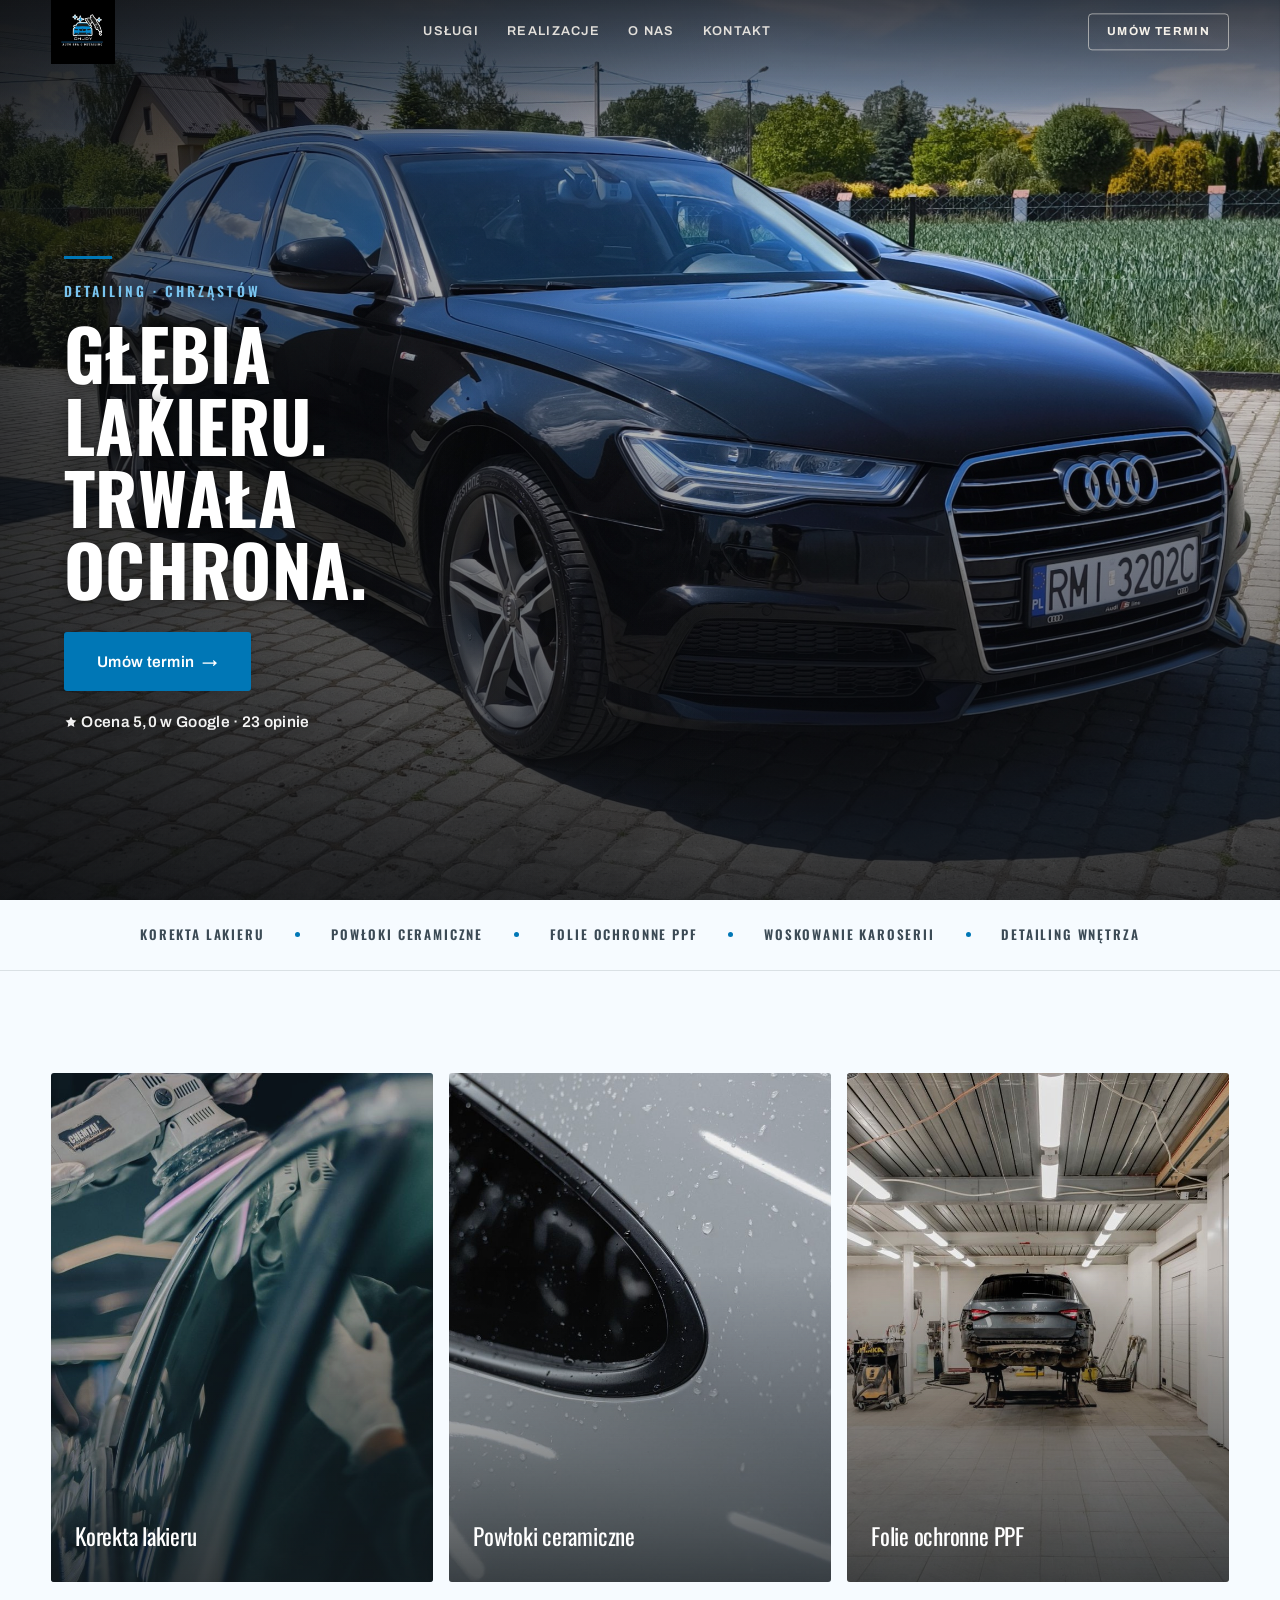
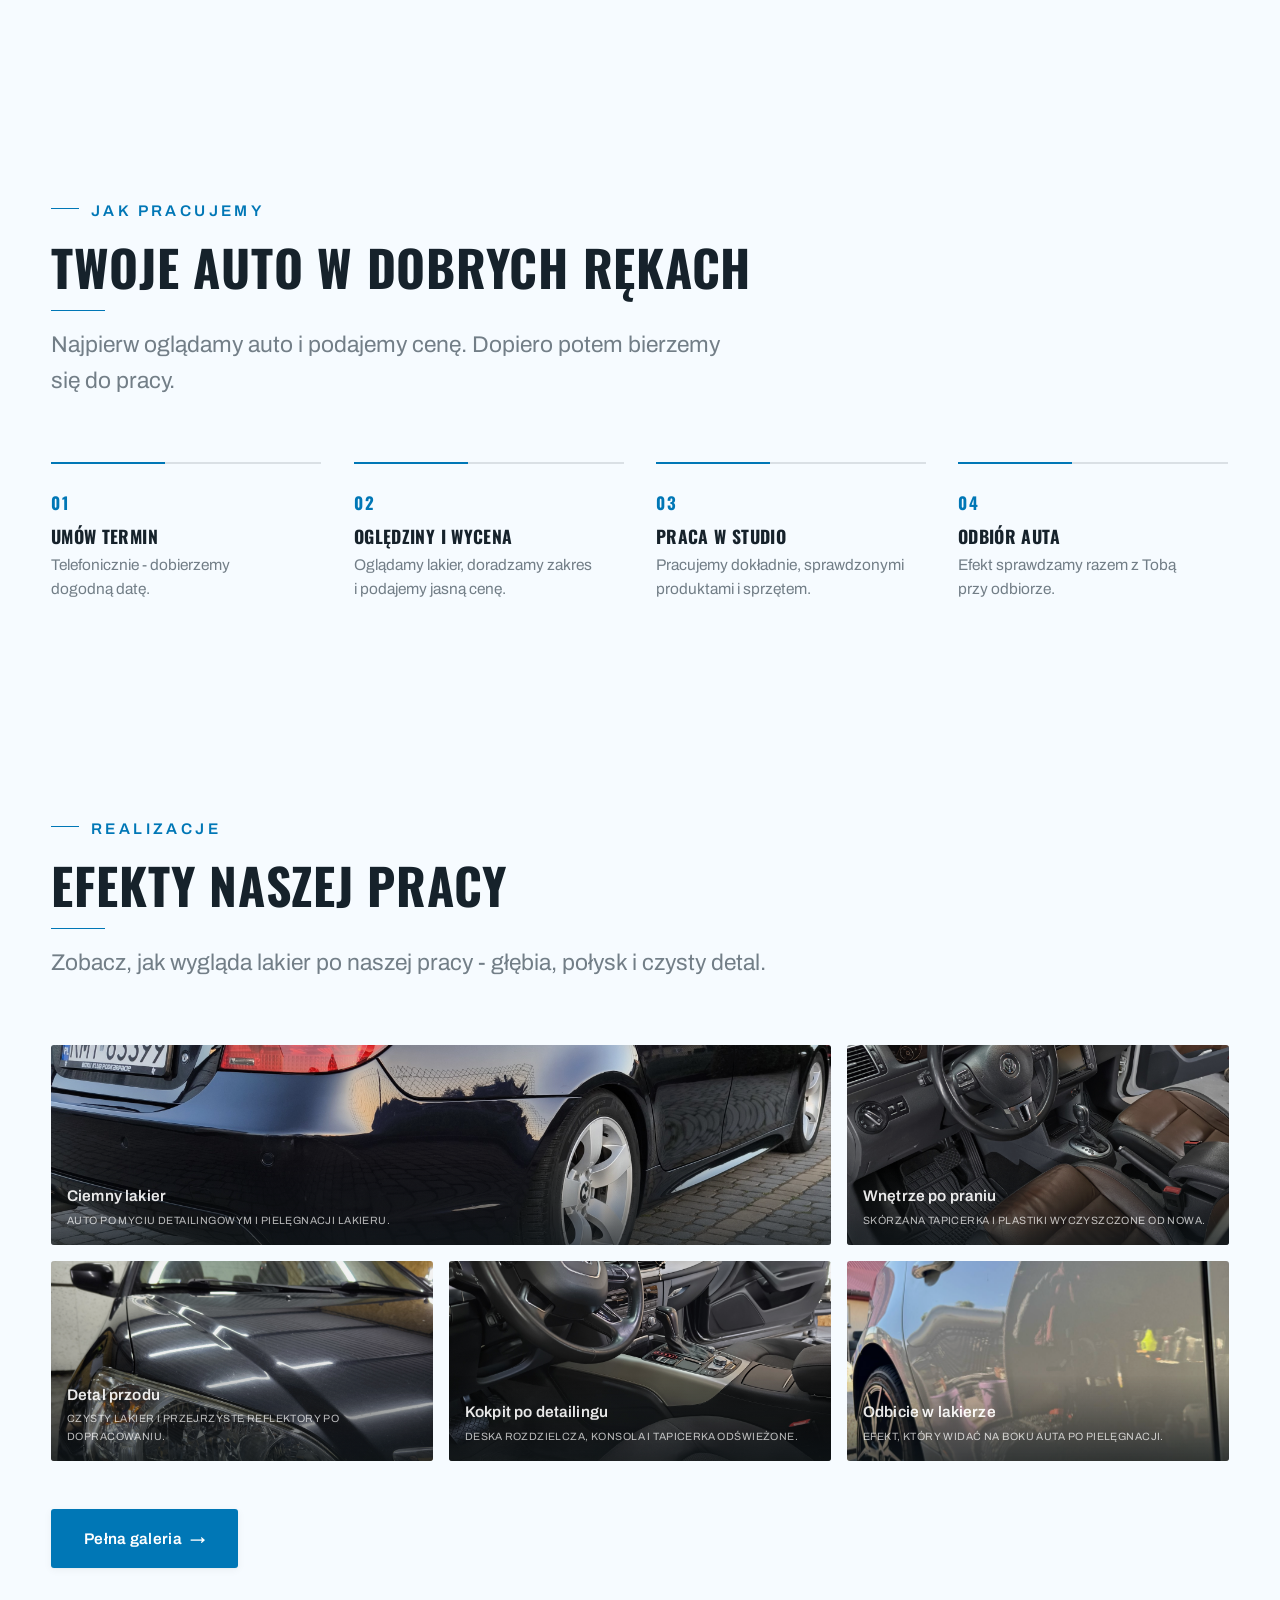
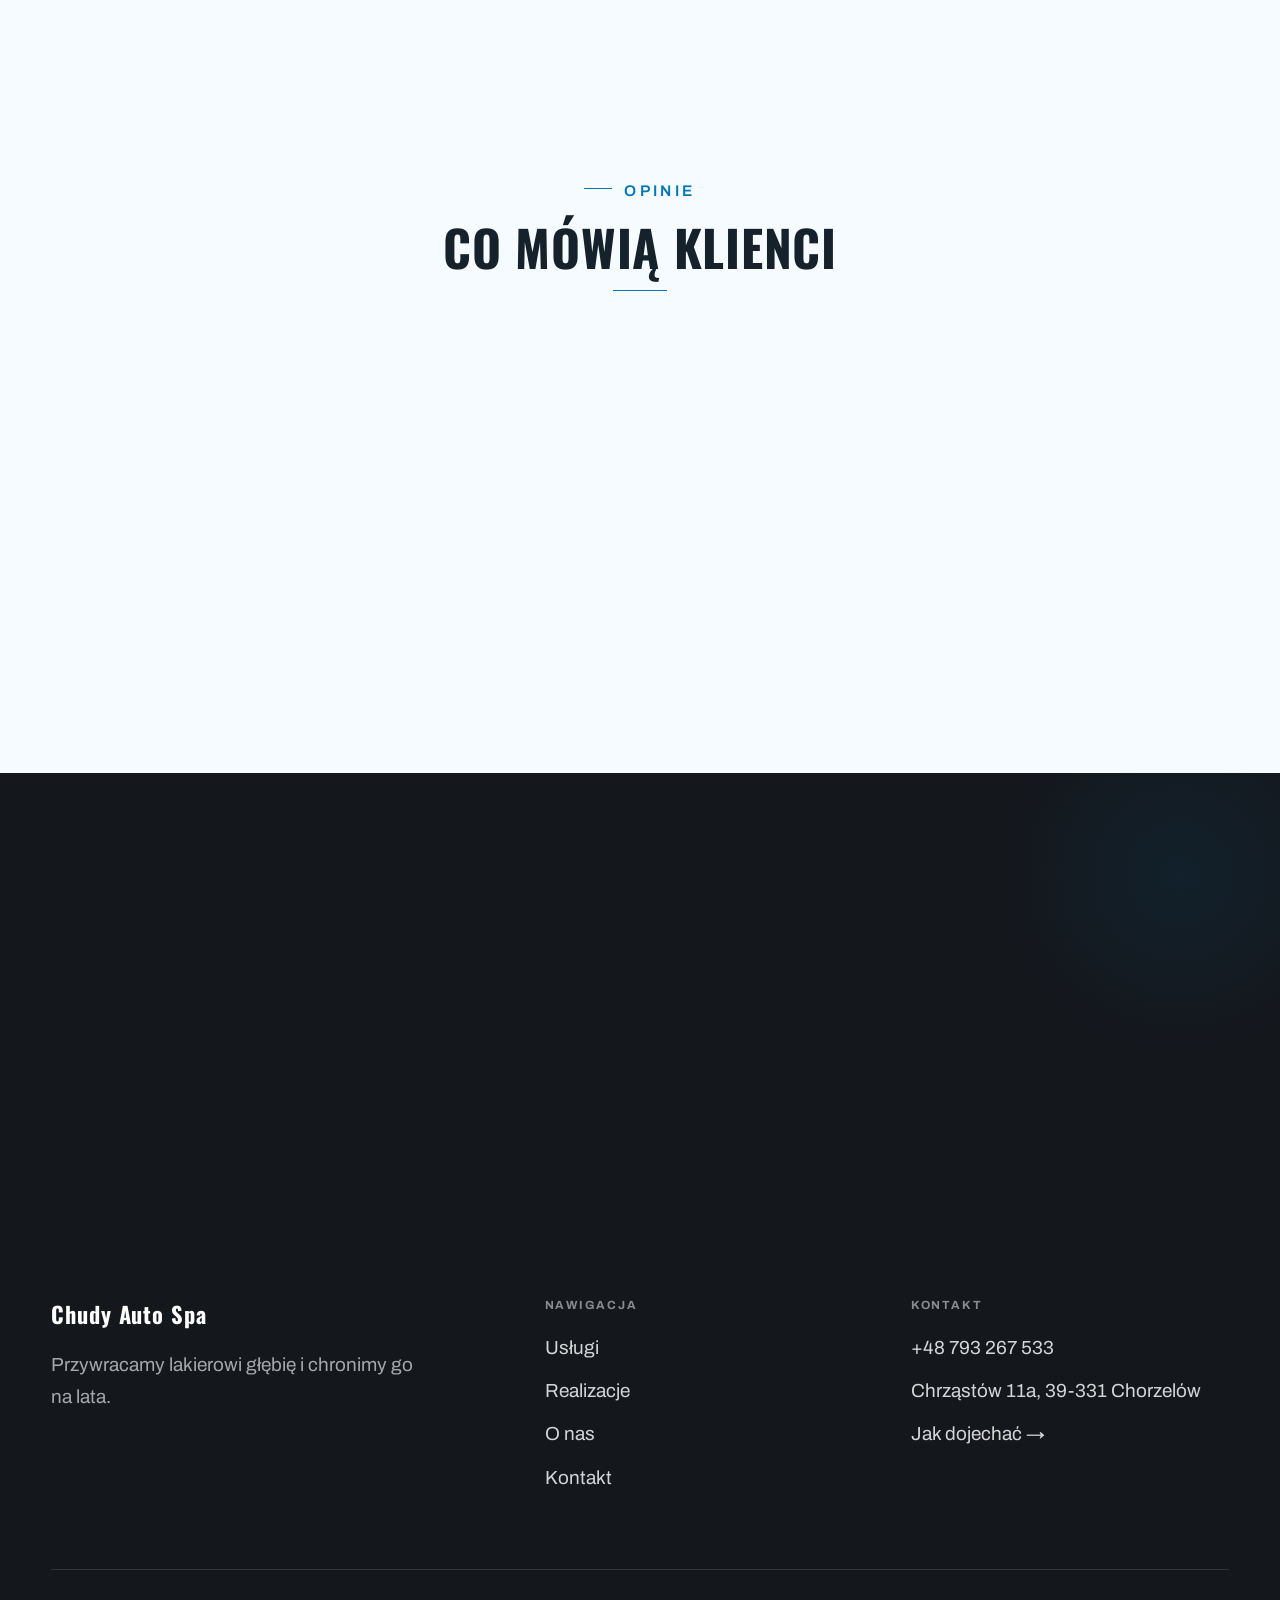
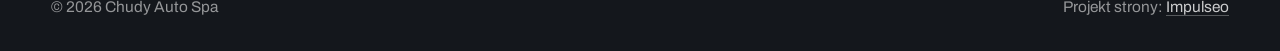
<file: index.html>
<!DOCTYPE html>
<html lang="pl">
<head>
<meta name="robots" content="noindex, nofollow">
<meta charset="UTF-8">
<meta name="viewport" content="width=device-width, initial-scale=1.0">
<title>Chudy Auto Spa - Studio detailingu · Chrząstów</title>
<meta name="description" content="Chudy Auto Spa - studio detailingu · Chrząstów. Powłoki ceramiczne, korekta lakieru, detailing wnętrza, folie ochronne PPF, mycie detailingowe. Umów termin.">
<link rel="preconnect" href="https://fonts.googleapis.com">
<link rel="preconnect" href="https://fonts.gstatic.com" crossorigin>
<link href="https://fonts.googleapis.com/css2?family=Oswald:wght@500;600;700&family=Archivo:wght@400;500;600&display=swap" rel="stylesheet">
<link rel="stylesheet" href="assets/styles.css?v=2">
</head>
<body>

<header class="nav">
  <div class="wrap nav-inner">
    <a class="brand brand-has-logo" href="index.html"><img class="brand-logo" src="img/logo.jpg" alt="Chudy Auto Spa"></a>
    <nav class="nav-links">
      <a href="oferta.html">Usługi</a>
      <a href="realizacje.html">Realizacje</a>
      <a href="o-nas.html">O nas</a>
      <a href="kontakt.html">Kontakt</a>
      <a href="kontakt.html" class="btn btn-accent">Umów termin</a>
    </nav>
    <button class="nav-toggle" aria-label="Menu"><span></span><span></span><span></span></button>
  </div>
</header>

<section class="hero-auto">
  <img class="ha-bg" src="img/hero.jpg" fetchpriority="high" alt="Chudy Auto Spa">
  <div class="ha-veil"></div>
  <div class="ha-inner">
    <span class="ha-tick" aria-hidden="true"></span>
    <span class="ha-kicker">Detailing · Chrząstów</span>
    <h1 class="ha-claim">Głębia lakieru. Trwała ochrona.</h1>
    <a href="kontakt.html" class="btn btn-accent ha-cta">Umów termin <span class="arr">→</span></a>
      <p class="ha-rating"><svg class="ico-star" width="14" height="14" viewBox="0 0 24 24" style="vertical-align:-2px" aria-hidden="true"><path d="M12 2.8l2.85 5.8 6.4.93-4.63 4.5 1.1 6.37L12 17.4l-5.72 3 1.1-6.37-4.63-4.5 6.4-.93L12 2.8Z" fill="currentColor"/></svg> Ocena 5,0 w Google · 23 opinie</p>
  </div>
</section>
<section class="spec-ribbon">
  <div class="wrap">
    <ul class="sr-row reveal"><li>Korekta lakieru</li><li>Powłoki ceramiczne</li><li>Folie ochronne PPF</li><li>Woskowanie karoserii</li><li>Detailing wnętrza</li></ul>
  </div>
</section>
<section class="gateways-band">
  <div class="wrap">
    <div class="gateways">
      <a href="oferta.html" class="gateway reveal"><img src="img/g9.jpg" alt="Korekta lakieru" loading="lazy"><span class="g-ttl">Korekta lakieru</span></a>
      <a href="oferta.html" class="gateway reveal"><img src="img/g11.jpg" alt="Powłoki ceramiczne" loading="lazy"><span class="g-ttl">Powłoki ceramiczne</span></a>
      <a href="oferta.html" class="gateway reveal"><img src="img/g12.jpg" alt="Folie ochronne PPF" loading="lazy"><span class="g-ttl">Folie ochronne PPF</span></a>
    </div>
  </div>
</section>
<section class="auto-proc">
  <div class="wrap">
    <div class="head reveal">
      <span class="eyebrow">Jak pracujemy</span>
      <h2>Twoje auto w dobrych rękach</h2>
      <p>Najpierw oglądamy auto i podajemy cenę. Dopiero potem bierzemy się do pracy.</p>
    </div>
    <ol class="auto-proc-row">
      <li class="reveal"><span class="ap-no">01</span><h3>Umów termin</h3><p>Telefonicznie - dobierzemy dogodną datę.</p></li>
      <li class="reveal"><span class="ap-no">02</span><h3>Oględziny i wycena</h3><p>Oglądamy lakier, doradzamy zakres i podajemy jasną cenę.</p></li>
      <li class="reveal"><span class="ap-no">03</span><h3>Praca w studio</h3><p>Pracujemy dokładnie, sprawdzonymi produktami i sprzętem.</p></li>
      <li class="reveal"><span class="ap-no">04</span><h3>Odbiór auta</h3><p>Efekt sprawdzamy razem z Tobą przy odbiorze.</p></li>
    </ol>
  </div>
</section>
<section>
  <div class="wrap">
    <div class="head reveal">
      <span class="eyebrow">Realizacje</span>
      <h2>Efekty naszej pracy</h2>
      <p>Zobacz, jak wygląda lakier po naszej pracy - głębia, połysk i czysty detal.</p>
    </div>
    <div class="gallery">
      <div class="tile t-two3 reveal"><img src="img/g1.jpg" alt="Ciemny lakier" loading="lazy"><div class="cap">Ciemny lakier<small>Auto po myciu detailingowym i pielęgnacji lakieru.</small></div></div>
      <div class="tile t-third reveal"><img src="img/g2.jpg" alt="Wnętrze po praniu" loading="lazy"><div class="cap">Wnętrze po praniu<small>Skórzana tapicerka i plastiki wyczyszczone od nowa.</small></div></div>
      <div class="tile t-third reveal"><img src="img/g3.jpg" alt="Detal przodu" loading="lazy"><div class="cap">Detal przodu<small>Czysty lakier i przejrzyste reflektory po dopracowaniu.</small></div></div>
      <div class="tile t-third reveal"><img src="img/g4.jpg" alt="Kokpit po detailingu" loading="lazy"><div class="cap">Kokpit po detailingu<small>Deska rozdzielcza, konsola i tapicerka odświeżone.</small></div></div>
      <div class="tile t-third reveal"><img src="img/g5.jpg" alt="Odbicie w lakierze" loading="lazy"><div class="cap">Odbicie w lakierze<small>Efekt, który widać na boku auta po pielęgnacji.</small></div></div>
    </div>
    <div style="margin-top:var(--space-7)" class="reveal"><a href="realizacje.html" class="btn btn-accent">Pełna galeria <span class="arr">→</span></a></div>
  </div>
</section>
<section class="opinie">
  <div class="wrap">
    <div class="head center reveal">
      <span class="eyebrow">Opinie</span>
      <h2>Co mówią klienci</h2>
    </div>
    <div class="opinie-grid">
      <figure class="op-card reveal"><span class="op-star"><svg class="ico-star" width="14" height="14" viewBox="0 0 24 24" style="vertical-align:-2px" aria-hidden="true"><path d="M12 2.8l2.85 5.8 6.4.93-4.63 4.5 1.1 6.37L12 17.4l-5.72 3 1.1-6.37-4.63-4.5 6.4-.93L12 2.8Z" fill="currentColor"/></svg><svg class="ico-star" width="14" height="14" viewBox="0 0 24 24" style="vertical-align:-2px" aria-hidden="true"><path d="M12 2.8l2.85 5.8 6.4.93-4.63 4.5 1.1 6.37L12 17.4l-5.72 3 1.1-6.37-4.63-4.5 6.4-.93L12 2.8Z" fill="currentColor"/></svg><svg class="ico-star" width="14" height="14" viewBox="0 0 24 24" style="vertical-align:-2px" aria-hidden="true"><path d="M12 2.8l2.85 5.8 6.4.93-4.63 4.5 1.1 6.37L12 17.4l-5.72 3 1.1-6.37-4.63-4.5 6.4-.93L12 2.8Z" fill="currentColor"/></svg><svg class="ico-star" width="14" height="14" viewBox="0 0 24 24" style="vertical-align:-2px" aria-hidden="true"><path d="M12 2.8l2.85 5.8 6.4.93-4.63 4.5 1.1 6.37L12 17.4l-5.72 3 1.1-6.37-4.63-4.5 6.4-.93L12 2.8Z" fill="currentColor"/></svg><svg class="ico-star" width="14" height="14" viewBox="0 0 24 24" style="vertical-align:-2px" aria-hidden="true"><path d="M12 2.8l2.85 5.8 6.4.93-4.63 4.5 1.1 6.37L12 17.4l-5.72 3 1.1-6.37-4.63-4.5 6.4-.93L12 2.8Z" fill="currentColor"/></svg></span><blockquote>Bardzo dokładna i sumienna robota związana z usługą doprowadzenia wnętrza samochodu do ładu. Auto oddane czyściutkie, pachnące. Wymagało solidnej pracy, chłopacy stanęli na wysokości zadania.</blockquote><span class="op-autor">Maciej M.</span></figure>
      <figure class="op-card reveal"><span class="op-star"><svg class="ico-star" width="14" height="14" viewBox="0 0 24 24" style="vertical-align:-2px" aria-hidden="true"><path d="M12 2.8l2.85 5.8 6.4.93-4.63 4.5 1.1 6.37L12 17.4l-5.72 3 1.1-6.37-4.63-4.5 6.4-.93L12 2.8Z" fill="currentColor"/></svg><svg class="ico-star" width="14" height="14" viewBox="0 0 24 24" style="vertical-align:-2px" aria-hidden="true"><path d="M12 2.8l2.85 5.8 6.4.93-4.63 4.5 1.1 6.37L12 17.4l-5.72 3 1.1-6.37-4.63-4.5 6.4-.93L12 2.8Z" fill="currentColor"/></svg><svg class="ico-star" width="14" height="14" viewBox="0 0 24 24" style="vertical-align:-2px" aria-hidden="true"><path d="M12 2.8l2.85 5.8 6.4.93-4.63 4.5 1.1 6.37L12 17.4l-5.72 3 1.1-6.37-4.63-4.5 6.4-.93L12 2.8Z" fill="currentColor"/></svg><svg class="ico-star" width="14" height="14" viewBox="0 0 24 24" style="vertical-align:-2px" aria-hidden="true"><path d="M12 2.8l2.85 5.8 6.4.93-4.63 4.5 1.1 6.37L12 17.4l-5.72 3 1.1-6.37-4.63-4.5 6.4-.93L12 2.8Z" fill="currentColor"/></svg><svg class="ico-star" width="14" height="14" viewBox="0 0 24 24" style="vertical-align:-2px" aria-hidden="true"><path d="M12 2.8l2.85 5.8 6.4.93-4.63 4.5 1.1 6.37L12 17.4l-5.72 3 1.1-6.37-4.63-4.5 6.4-.93L12 2.8Z" fill="currentColor"/></svg></span><blockquote>Bardzo dokładne czyszczenie wnętrza auta, efekt super! Jestem bardzo zadowolony i na pewno skorzystam ponownie. Polecam!</blockquote><span class="op-autor">Karol J.</span></figure>
      <figure class="op-card reveal"><span class="op-star"><svg class="ico-star" width="14" height="14" viewBox="0 0 24 24" style="vertical-align:-2px" aria-hidden="true"><path d="M12 2.8l2.85 5.8 6.4.93-4.63 4.5 1.1 6.37L12 17.4l-5.72 3 1.1-6.37-4.63-4.5 6.4-.93L12 2.8Z" fill="currentColor"/></svg><svg class="ico-star" width="14" height="14" viewBox="0 0 24 24" style="vertical-align:-2px" aria-hidden="true"><path d="M12 2.8l2.85 5.8 6.4.93-4.63 4.5 1.1 6.37L12 17.4l-5.72 3 1.1-6.37-4.63-4.5 6.4-.93L12 2.8Z" fill="currentColor"/></svg><svg class="ico-star" width="14" height="14" viewBox="0 0 24 24" style="vertical-align:-2px" aria-hidden="true"><path d="M12 2.8l2.85 5.8 6.4.93-4.63 4.5 1.1 6.37L12 17.4l-5.72 3 1.1-6.37-4.63-4.5 6.4-.93L12 2.8Z" fill="currentColor"/></svg><svg class="ico-star" width="14" height="14" viewBox="0 0 24 24" style="vertical-align:-2px" aria-hidden="true"><path d="M12 2.8l2.85 5.8 6.4.93-4.63 4.5 1.1 6.37L12 17.4l-5.72 3 1.1-6.37-4.63-4.5 6.4-.93L12 2.8Z" fill="currentColor"/></svg><svg class="ico-star" width="14" height="14" viewBox="0 0 24 24" style="vertical-align:-2px" aria-hidden="true"><path d="M12 2.8l2.85 5.8 6.4.93-4.63 4.5 1.1 6.37L12 17.4l-5.72 3 1.1-6.37-4.63-4.5 6.4-.93L12 2.8Z" fill="currentColor"/></svg></span><blockquote>Polecam usługi. Profesjonalnie i w dobrej cenie.</blockquote><span class="op-autor">Rafał N.</span></figure>
    </div>
  </div>
</section>
<section class="cta">
  <div class="wrap">
    <div class="reveal">
      <span class="eyebrow">Umów się</span>
      <h2>Twoje auto zasługuje na więcej. Umów termin.</h2>
      <p>Zadzwoń lub napisz - obejrzymy auto, doradzimy zakres i podamy jasną cenę. Bez zobowiązań.</p>
    </div>
    <div class="cta-actions reveal">
      <a href="kontakt.html" class="btn btn-light">Umów termin <span class="arr">→</span></a>
      <a href="tel:+48793267533" class="btn btn-ghost" style="color:#fff;border-color:rgba(255,255,255,.3)">+48 793 267 533</a>
    </div>
  </div>
</section>

<footer>
  <div class="wrap">
    <div class="foot-grid">
      <div class="foot-brand">
        <div class="name">Chudy Auto Spa</div>
        <p>Przywracamy lakierowi głębię i chronimy go na lata.</p>
      </div>
      <div class="foot-col">
        <h4>Nawigacja</h4>
        <a href="oferta.html">Usługi</a>
        <a href="realizacje.html">Realizacje</a>
        <a href="o-nas.html">O nas</a>
        <a href="kontakt.html">Kontakt</a>
      </div>
      <div class="foot-col">
        <h4>Kontakt</h4>
        <a href="tel:+48793267533">+48 793 267 533</a>
        <p>Chrząstów 11a, 39-331 Chorzelów</p>
        <a href="https://www.google.com/maps?cid=13598545260696474402" target="_blank" rel="noopener">Jak dojechać →</a>
      </div>
    </div>
    <div class="foot-bot">
      <span>© 2026 Chudy Auto Spa</span>
      <span>Projekt strony: <a class="foot-credit" href="https://impulseo.pl" target="_blank" rel="noopener">Impulseo</a></span>
    </div>
  </div>
</footer>
<div class="sticky-reserve"><a class="sr-book" href="kontakt.html">Umów termin</a><a class="sr-call" href="tel:+48793267533" aria-label="Zadzwoń"><svg class="ico-tel" width="16" height="16" viewBox="0 0 24 24" fill="none" aria-hidden="true"><path d="M6.6 10.8a15.5 15.5 0 0 0 6.6 6.6l2.2-2.2a1 1 0 0 1 1-.24 11.4 11.4 0 0 0 3.6.58 1 1 0 0 1 1 1V20a1 1 0 0 1-1 1A17 17 0 0 1 3 4a1 1 0 0 1 1-1h3.5a1 1 0 0 1 1 1c0 1.25.2 2.46.58 3.6a1 1 0 0 1-.25 1l-2.23 2.2Z" fill="currentColor"/></svg></a></div>

<script src="assets/main.js"></script>
</body>
</html>
</file>
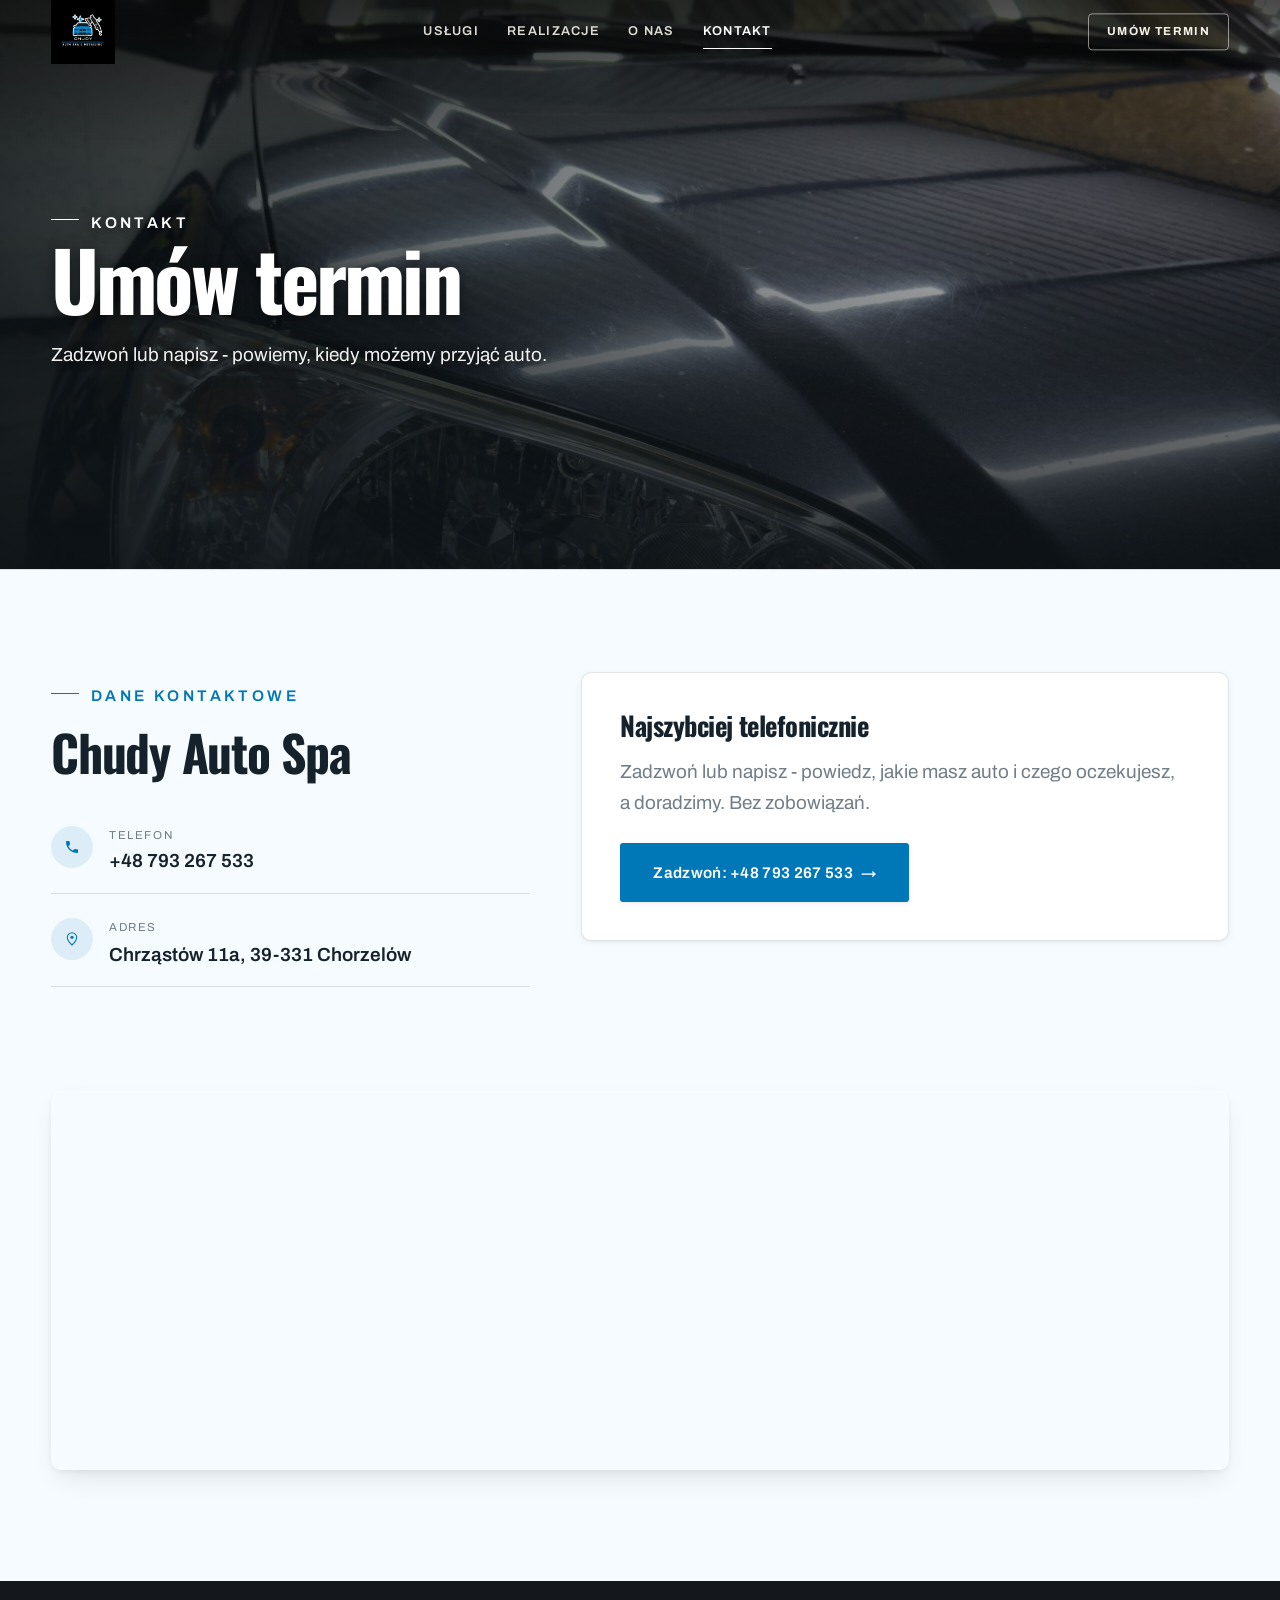
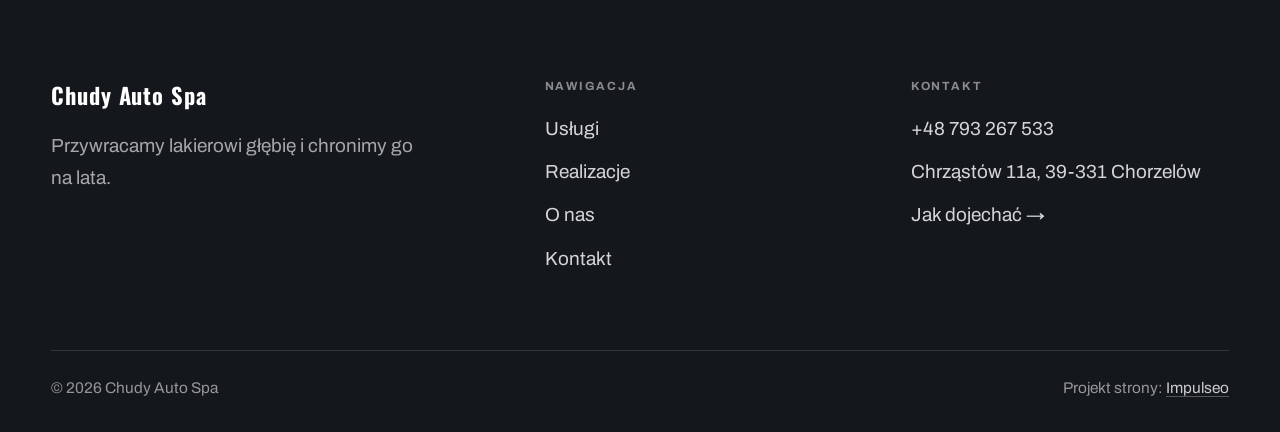
<file: kontakt.html>
<!DOCTYPE html>
<html lang="pl">
<head>
<meta name="robots" content="noindex, nofollow">
<meta charset="UTF-8">
<meta name="viewport" content="width=device-width, initial-scale=1.0">
<title>Kontakt - Chudy Auto Spa</title>
<meta name="description" content="Kontakt Chudy Auto Spa - Chrząstów 11a, 39-331 Chorzelów">
<link rel="preconnect" href="https://fonts.googleapis.com">
<link rel="preconnect" href="https://fonts.gstatic.com" crossorigin>
<link href="https://fonts.googleapis.com/css2?family=Oswald:wght@500;600;700&family=Archivo:wght@400;500;600&display=swap" rel="stylesheet">
<link rel="stylesheet" href="assets/styles.css?v=2">
</head>
<body>

<header class="nav">
  <div class="wrap nav-inner">
    <a class="brand brand-has-logo" href="index.html"><img class="brand-logo" src="img/logo.jpg" alt="Chudy Auto Spa"></a>
    <nav class="nav-links">
      <a href="oferta.html">Usługi</a>
      <a href="realizacje.html">Realizacje</a>
      <a href="o-nas.html">O nas</a>
      <a href="kontakt.html" class="active">Kontakt</a>
      <a href="kontakt.html" class="btn btn-accent">Umów termin</a>
    </nav>
    <button class="nav-toggle" aria-label="Menu"><span></span><span></span><span></span></button>
  </div>
</header>

<section class="pagehead">
  <img src="img/g3.jpg" alt="Chudy Auto Spa - Umów termin">
  <div class="wrap">
    <span class="eyebrow">Kontakt</span>
    <h1>Umów termin</h1>
    <p>Zadzwoń lub napisz - powiemy, kiedy możemy przyjąć auto.</p>
  </div>
</section>
<section>
  <div class="wrap contact-grid">
    <div class="reveal">
      <span class="eyebrow">Dane kontaktowe</span>
      <h2 style="margin:var(--space-4) 0 var(--space-6)">Chudy Auto Spa</h2>
      <div class="info-list">
        <div class="info-row"><div class="ic"><svg class="ico-tel" width="16" height="16" viewBox="0 0 24 24" fill="none" aria-hidden="true"><path d="M6.6 10.8a15.5 15.5 0 0 0 6.6 6.6l2.2-2.2a1 1 0 0 1 1-.24 11.4 11.4 0 0 0 3.6.58 1 1 0 0 1 1 1V20a1 1 0 0 1-1 1A17 17 0 0 1 3 4a1 1 0 0 1 1-1h3.5a1 1 0 0 1 1 1c0 1.25.2 2.46.58 3.6a1 1 0 0 1-.25 1l-2.23 2.2Z" fill="currentColor"/></svg></div><div><div class="lbl">Telefon</div><a class="val" href="tel:+48793267533">+48 793 267 533</a></div></div>
        <div class="info-row"><div class="ic"><svg class="ico-pin" width="16" height="16" viewBox="0 0 24 24" fill="none" aria-hidden="true"><path d="M12 21s7-6.1 7-11.5A7 7 0 0 0 5 9.5C5 14.9 12 21 12 21Z" stroke="currentColor" stroke-width="1.6" fill="none"/><circle cx="12" cy="9.5" r="2.4" fill="currentColor"/></svg></div><div><div class="lbl">Adres</div><div class="val">Chrząstów 11a, 39-331 Chorzelów</div></div></div>
      </div>
    </div>
    <div class="reveal">
      <div class="form">
        <h3 style="margin-bottom:var(--space-4)">Najszybciej telefonicznie</h3>
        <p class="muted" style="margin-bottom:var(--space-5)">Zadzwoń lub napisz - powiedz, jakie masz auto i czego oczekujesz, a doradzimy. Bez zobowiązań.</p>
        <a href="tel:+48793267533" class="btn btn-accent" style="justify-content:center">Zadzwoń: +48 793 267 533 <span class="arr">→</span></a>
      </div>
    </div>
  </div>
</section>
<section style="padding-top:0">
  <div class="wrap reveal">
    <iframe class="map" title="Chudy Auto Spa - Chrząstów" src="https://maps.google.com/maps?q=50.3467665%2C21.3968321&z=15&output=embed" loading="lazy" referrerpolicy="no-referrer-when-downgrade"></iframe>
  </div>
</section>

<footer>
  <div class="wrap">
    <div class="foot-grid">
      <div class="foot-brand">
        <div class="name">Chudy Auto Spa</div>
        <p>Przywracamy lakierowi głębię i chronimy go na lata.</p>
      </div>
      <div class="foot-col">
        <h4>Nawigacja</h4>
        <a href="oferta.html">Usługi</a>
        <a href="realizacje.html">Realizacje</a>
        <a href="o-nas.html">O nas</a>
        <a href="kontakt.html">Kontakt</a>
      </div>
      <div class="foot-col">
        <h4>Kontakt</h4>
        <a href="tel:+48793267533">+48 793 267 533</a>
        <p>Chrząstów 11a, 39-331 Chorzelów</p>
        <a href="https://www.google.com/maps?cid=13598545260696474402" target="_blank" rel="noopener">Jak dojechać →</a>
      </div>
    </div>
    <div class="foot-bot">
      <span>© 2026 Chudy Auto Spa</span>
      <span>Projekt strony: <a class="foot-credit" href="https://impulseo.pl" target="_blank" rel="noopener">Impulseo</a></span>
    </div>
  </div>
</footer>
<div class="sticky-reserve"><a class="sr-book" href="kontakt.html">Umów termin</a><a class="sr-call" href="tel:+48793267533" aria-label="Zadzwoń"><svg class="ico-tel" width="16" height="16" viewBox="0 0 24 24" fill="none" aria-hidden="true"><path d="M6.6 10.8a15.5 15.5 0 0 0 6.6 6.6l2.2-2.2a1 1 0 0 1 1-.24 11.4 11.4 0 0 0 3.6.58 1 1 0 0 1 1 1V20a1 1 0 0 1-1 1A17 17 0 0 1 3 4a1 1 0 0 1 1-1h3.5a1 1 0 0 1 1 1c0 1.25.2 2.46.58 3.6a1 1 0 0 1-.25 1l-2.23 2.2Z" fill="currentColor"/></svg></a></div>

<script src="assets/main.js"></script>
</body>
</html>
</file>
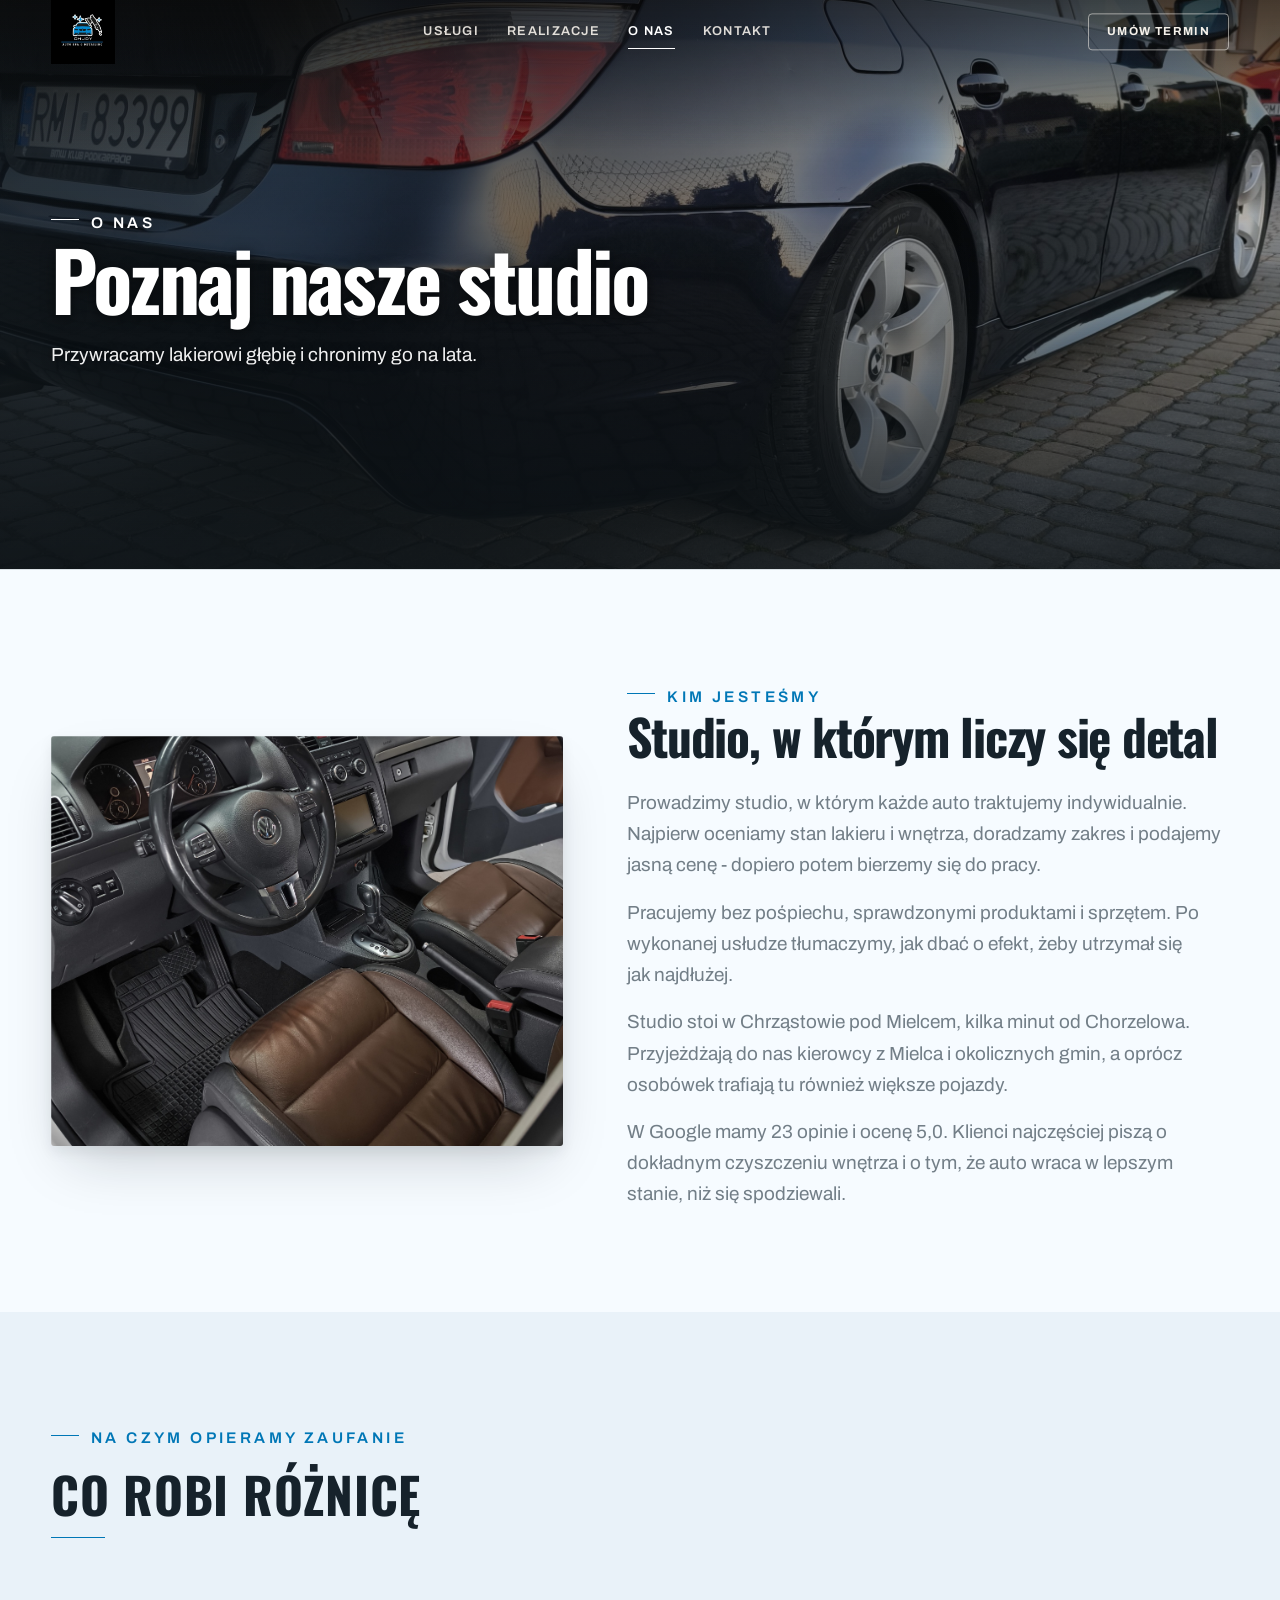
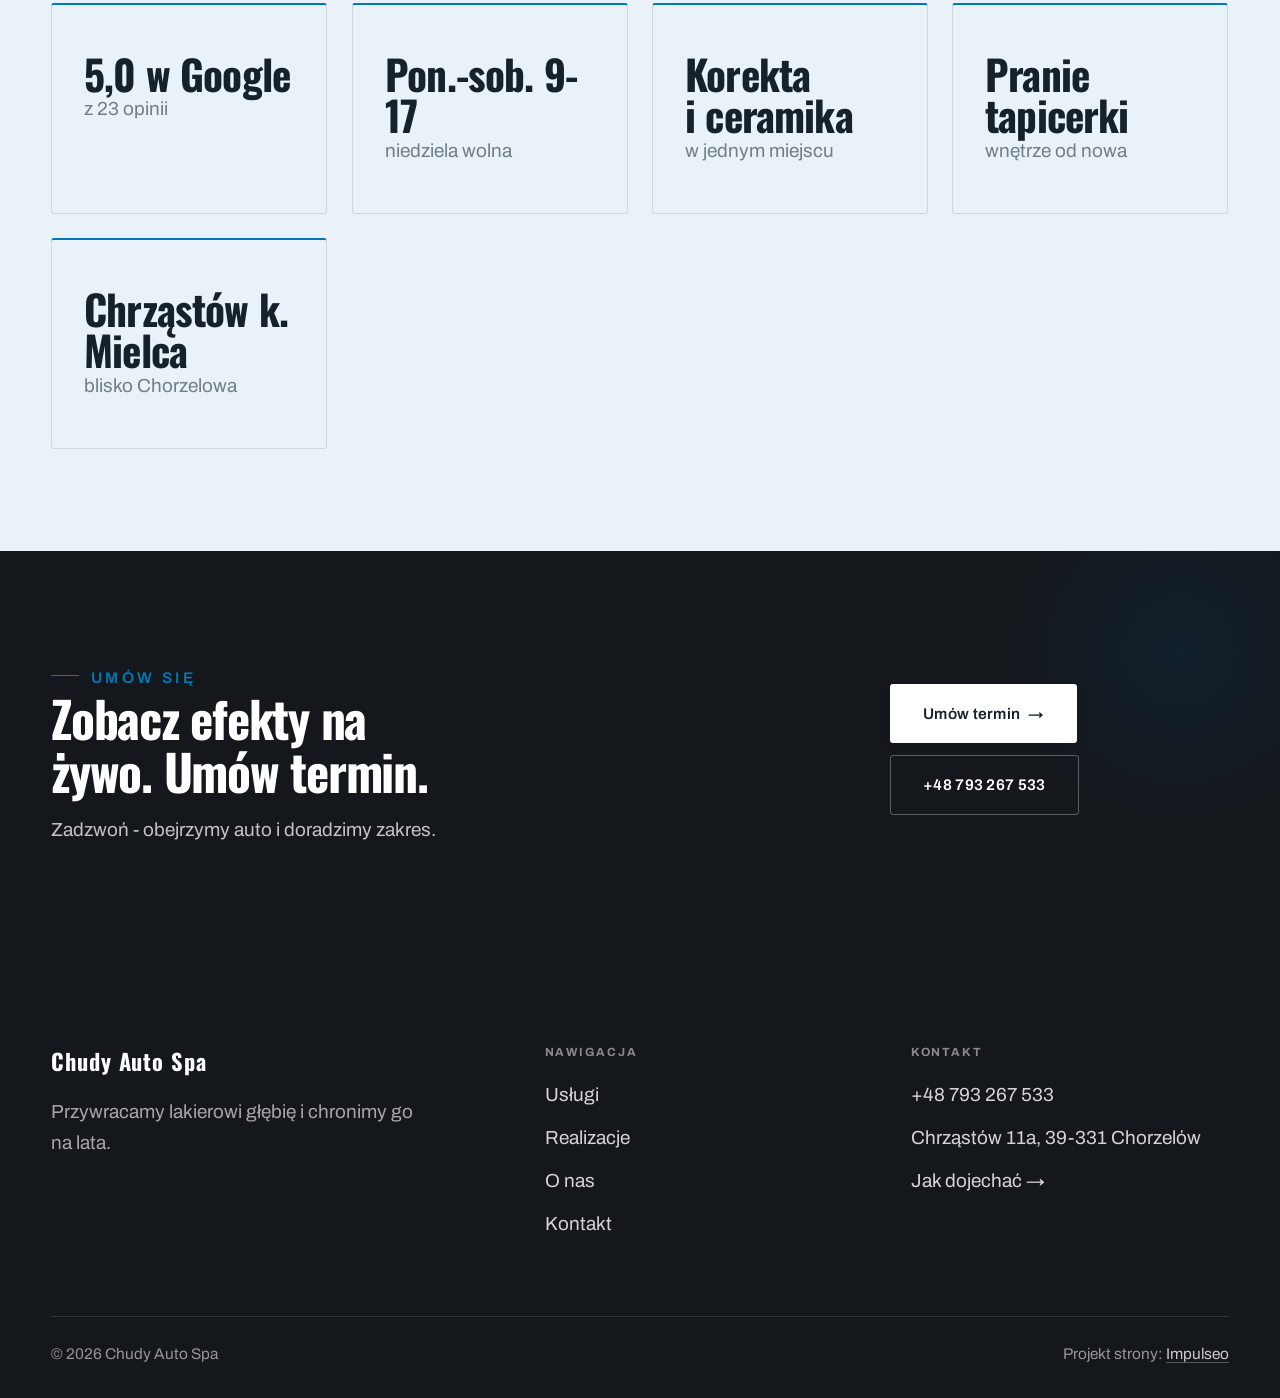
<file: o-nas.html>
<!DOCTYPE html>
<html lang="pl">
<head>
<meta name="robots" content="noindex, nofollow">
<meta charset="UTF-8">
<meta name="viewport" content="width=device-width, initial-scale=1.0">
<title>O nas - Chudy Auto Spa</title>
<meta name="description" content="Chudy Auto Spa - studio detailingu · Chrząstów. Powłoki ceramiczne, korekta lakieru, detailing wnętrza, folie ochronne PPF, mycie detailingowe. Umów termin.">
<link rel="preconnect" href="https://fonts.googleapis.com">
<link rel="preconnect" href="https://fonts.gstatic.com" crossorigin>
<link href="https://fonts.googleapis.com/css2?family=Oswald:wght@500;600;700&family=Archivo:wght@400;500;600&display=swap" rel="stylesheet">
<link rel="stylesheet" href="assets/styles.css?v=2">
</head>
<body>

<header class="nav">
  <div class="wrap nav-inner">
    <a class="brand brand-has-logo" href="index.html"><img class="brand-logo" src="img/logo.jpg" alt="Chudy Auto Spa"></a>
    <nav class="nav-links">
      <a href="oferta.html">Usługi</a>
      <a href="realizacje.html">Realizacje</a>
      <a href="o-nas.html" class="active">O nas</a>
      <a href="kontakt.html">Kontakt</a>
      <a href="kontakt.html" class="btn btn-accent">Umów termin</a>
    </nav>
    <button class="nav-toggle" aria-label="Menu"><span></span><span></span><span></span></button>
  </div>
</header>

<section class="pagehead">
  <img src="img/g1.jpg" alt="Chudy Auto Spa - Poznaj nasze studio">
  <div class="wrap">
    <span class="eyebrow">O nas</span>
    <h1>Poznaj nasze studio</h1>
    <p>Przywracamy lakierowi głębię i chronimy go na lata.</p>
  </div>
</section>
<section>
  <div class="wrap split">
    <div class="split-art reveal"><img src="img/g2.jpg" alt="Chudy Auto Spa" loading="lazy"></div>
    <div class="split-copy reveal">
      <span class="eyebrow">Kim jesteśmy</span>
      <h2>Studio, w którym liczy się detal</h2>
      <p class="muted">Prowadzimy studio, w którym każde auto traktujemy indywidualnie. Najpierw oceniamy stan lakieru i wnętrza, doradzamy zakres i podajemy jasną cenę - dopiero potem bierzemy się do pracy.</p>
      <p class="muted">Pracujemy bez pośpiechu, sprawdzonymi produktami i sprzętem. Po wykonanej usłudze tłumaczymy, jak dbać o efekt, żeby utrzymał się jak najdłużej.</p>
      <p class="muted">Studio stoi w Chrząstowie pod Mielcem, kilka minut od Chorzelowa. Przyjeżdżają do nas kierowcy z Mielca i okolicznych gmin, a oprócz osobówek trafiają tu również większe pojazdy.</p>
      <p class="muted">W Google mamy 23 opinie i ocenę 5,0. Klienci najczęściej piszą o dokładnym czyszczeniu wnętrza i o tym, że auto wraca w lepszym stanie, niż się spodziewali.</p>
    </div>
  </div>
</section>

<section class="trust">
  <div class="wrap">
    <div class="head reveal">
      <span class="eyebrow">Na czym opieramy zaufanie</span>
      <h2>Co robi różnicę</h2>
    </div>
    <div class="trust-grid">
      <div class="trust-card reveal"><div class="big">5,0 w Google</div><p>z 23 opinii</p></div>
      <div class="trust-card reveal"><div class="big">Pon.-sob. 9-17</div><p>niedziela wolna</p></div>
      <div class="trust-card reveal"><div class="big">Korekta i ceramika</div><p>w jednym miejscu</p></div>
      <div class="trust-card reveal"><div class="big">Pranie tapicerki</div><p>wnętrze od nowa</p></div>
      <div class="trust-card reveal"><div class="big">Chrząstów k. Mielca</div><p>blisko Chorzelowa</p></div>
    </div>
  </div>
</section>
<section class="cta">
  <div class="wrap">
    <div class="reveal">
      <span class="eyebrow">Umów się</span>
      <h2>Zobacz efekty na żywo. Umów termin.</h2>
      <p>Zadzwoń - obejrzymy auto i doradzimy zakres.</p>
    </div>
    <div class="cta-actions reveal">
      <a href="kontakt.html" class="btn btn-light">Umów termin <span class="arr">→</span></a>
      <a href="tel:+48793267533" class="btn btn-ghost" style="color:#fff;border-color:rgba(255,255,255,.3)">+48 793 267 533</a>
    </div>
  </div>
</section>

<footer>
  <div class="wrap">
    <div class="foot-grid">
      <div class="foot-brand">
        <div class="name">Chudy Auto Spa</div>
        <p>Przywracamy lakierowi głębię i chronimy go na lata.</p>
      </div>
      <div class="foot-col">
        <h4>Nawigacja</h4>
        <a href="oferta.html">Usługi</a>
        <a href="realizacje.html">Realizacje</a>
        <a href="o-nas.html">O nas</a>
        <a href="kontakt.html">Kontakt</a>
      </div>
      <div class="foot-col">
        <h4>Kontakt</h4>
        <a href="tel:+48793267533">+48 793 267 533</a>
        <p>Chrząstów 11a, 39-331 Chorzelów</p>
        <a href="https://www.google.com/maps?cid=13598545260696474402" target="_blank" rel="noopener">Jak dojechać →</a>
      </div>
    </div>
    <div class="foot-bot">
      <span>© 2026 Chudy Auto Spa</span>
      <span>Projekt strony: <a class="foot-credit" href="https://impulseo.pl" target="_blank" rel="noopener">Impulseo</a></span>
    </div>
  </div>
</footer>
<div class="sticky-reserve"><a class="sr-book" href="kontakt.html">Umów termin</a><a class="sr-call" href="tel:+48793267533" aria-label="Zadzwoń"><svg class="ico-tel" width="16" height="16" viewBox="0 0 24 24" fill="none" aria-hidden="true"><path d="M6.6 10.8a15.5 15.5 0 0 0 6.6 6.6l2.2-2.2a1 1 0 0 1 1-.24 11.4 11.4 0 0 0 3.6.58 1 1 0 0 1 1 1V20a1 1 0 0 1-1 1A17 17 0 0 1 3 4a1 1 0 0 1 1-1h3.5a1 1 0 0 1 1 1c0 1.25.2 2.46.58 3.6a1 1 0 0 1-.25 1l-2.23 2.2Z" fill="currentColor"/></svg></a></div>

<script src="assets/main.js"></script>
</body>
</html>
</file>
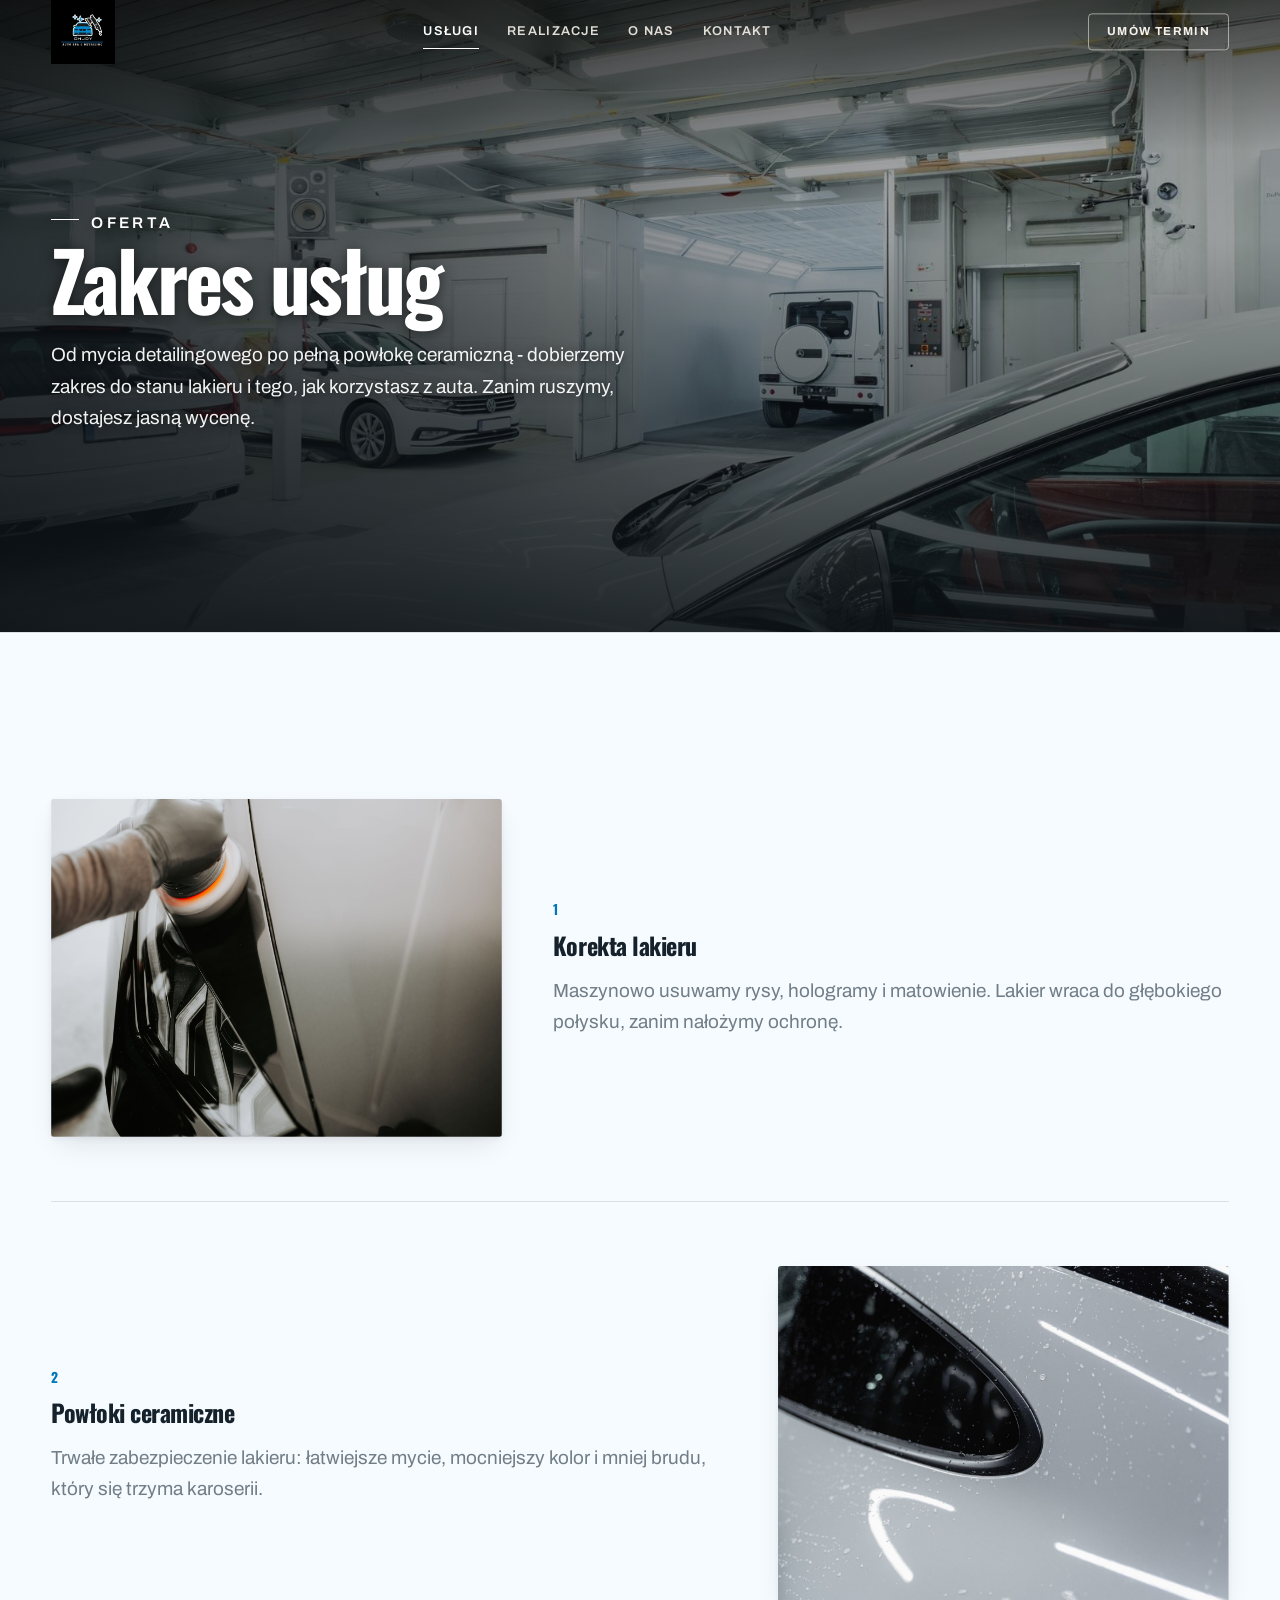
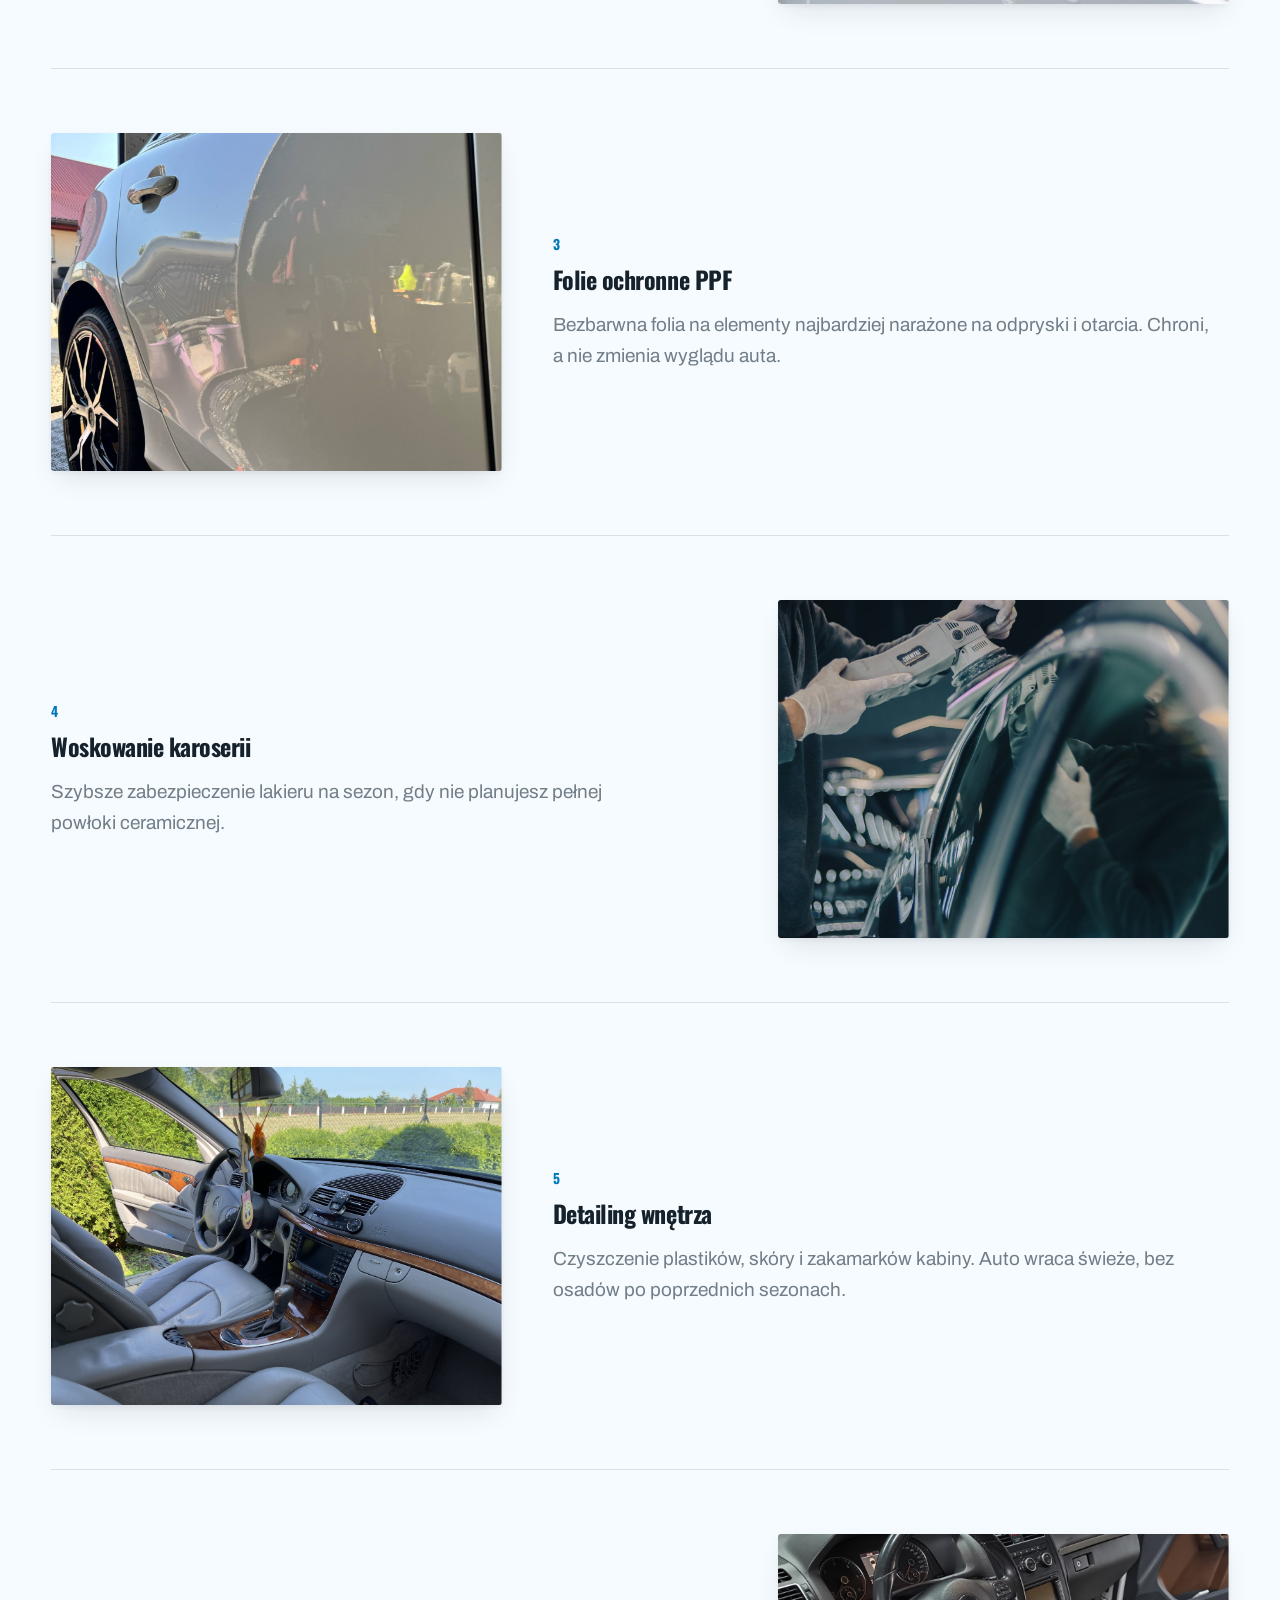
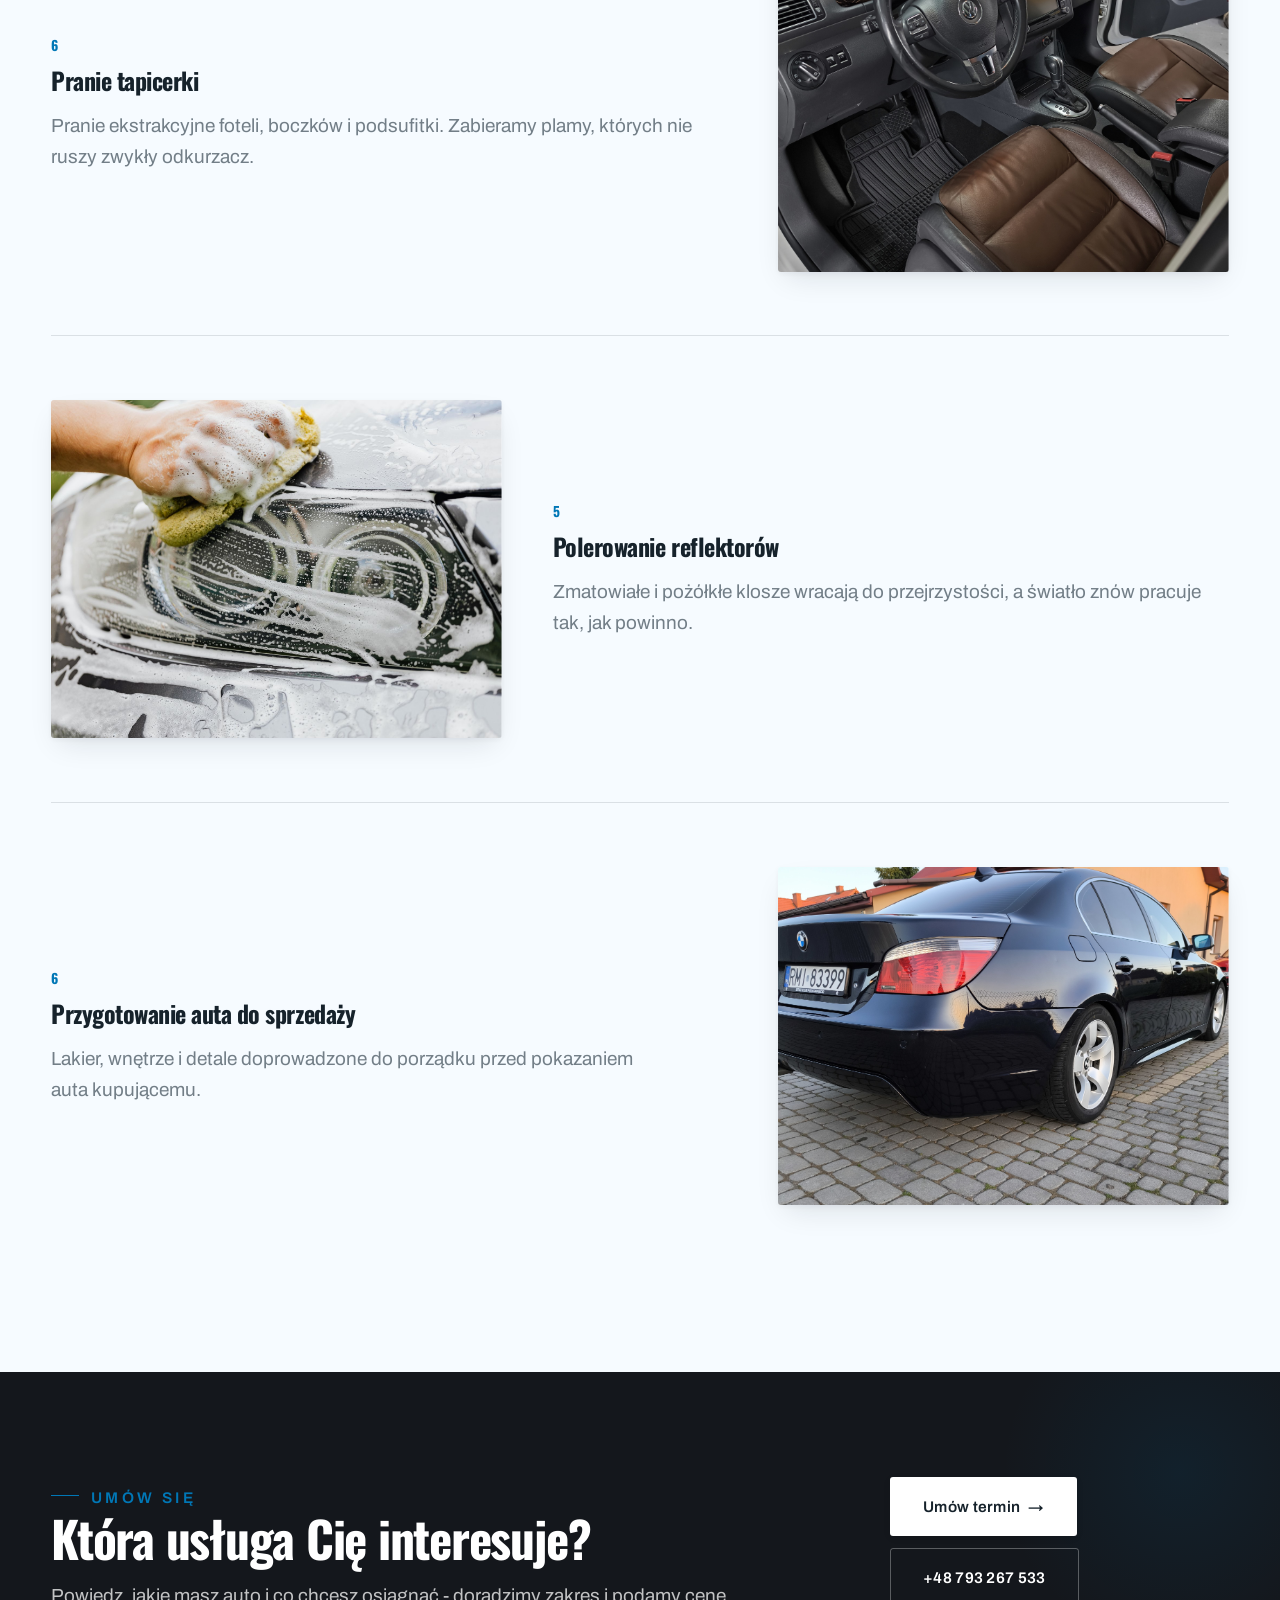
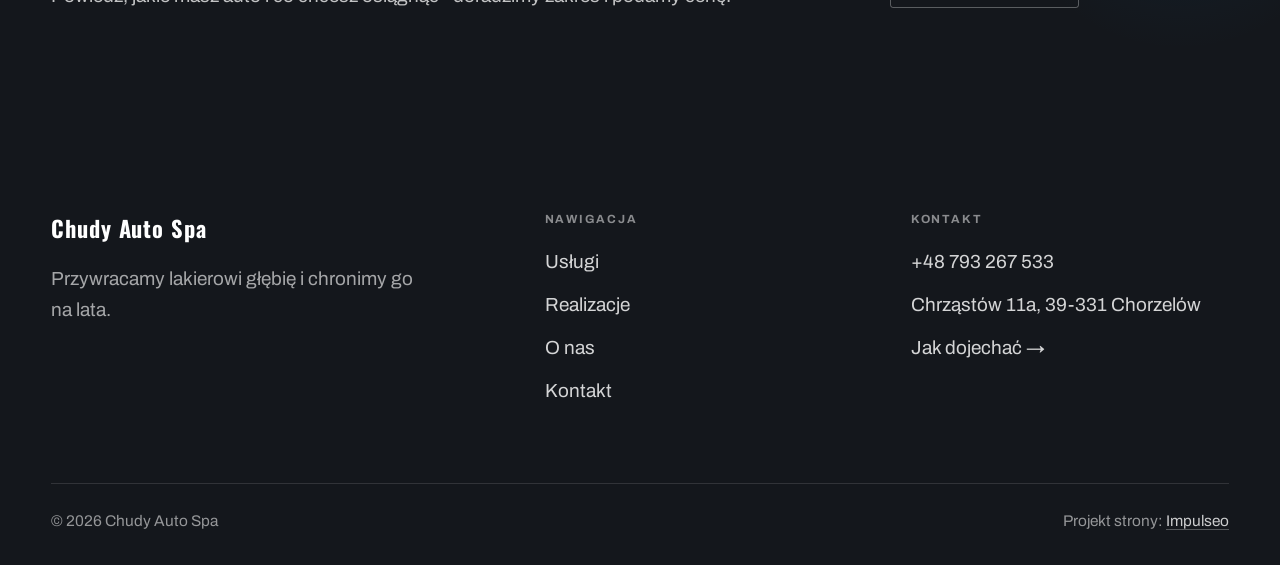
<file: oferta.html>
<!DOCTYPE html>
<html lang="pl">
<head>
<meta name="robots" content="noindex, nofollow">
<meta charset="UTF-8">
<meta name="viewport" content="width=device-width, initial-scale=1.0">
<title>Oferta - Chudy Auto Spa</title>
<meta name="description" content="Chudy Auto Spa - studio detailingu · Chrząstów. Powłoki ceramiczne, korekta lakieru, detailing wnętrza, folie ochronne PPF, mycie detailingowe. Umów termin.">
<link rel="preconnect" href="https://fonts.googleapis.com">
<link rel="preconnect" href="https://fonts.gstatic.com" crossorigin>
<link href="https://fonts.googleapis.com/css2?family=Oswald:wght@500;600;700&family=Archivo:wght@400;500;600&display=swap" rel="stylesheet">
<link rel="stylesheet" href="assets/styles.css?v=2">
</head>
<body>

<header class="nav">
  <div class="wrap nav-inner">
    <a class="brand brand-has-logo" href="index.html"><img class="brand-logo" src="img/logo.jpg" alt="Chudy Auto Spa"></a>
    <nav class="nav-links">
      <a href="oferta.html" class="active">Usługi</a>
      <a href="realizacje.html">Realizacje</a>
      <a href="o-nas.html">O nas</a>
      <a href="kontakt.html">Kontakt</a>
      <a href="kontakt.html" class="btn btn-accent">Umów termin</a>
    </nav>
    <button class="nav-toggle" aria-label="Menu"><span></span><span></span><span></span></button>
  </div>
</header>

<section class="pagehead">
  <img src="img/g7.jpg" alt="Chudy Auto Spa - Zakres usług">
  <div class="wrap">
    <span class="eyebrow">Oferta</span>
    <h1>Zakres usług</h1>
    <p>Od mycia detailingowego po pełną powłokę ceramiczną - dobierzemy zakres do stanu lakieru i tego, jak korzystasz z auta. Zanim ruszymy, dostajesz jasną wycenę.</p>
  </div>
</section>
<section>
  <div class="wrap">
    <div class="svc-row reveal">
      <div class="svc-row-art"><img src="img/g8.jpg" alt="Korekta lakieru" loading="lazy"></div>
      <div>
        <span class="num">01</span>
        <h3>Korekta lakieru</h3>
        <p class="muted">Maszynowo usuwamy rysy, hologramy i matowienie. Lakier wraca do głębokiego połysku, zanim nałożymy ochronę.</p>
      </div>
    </div>
    <div class="svc-row rev reveal">
      <div class="svc-row-art"><img src="img/g11.jpg" alt="Powłoki ceramiczne" loading="lazy"></div>
      <div>
        <span class="num">02</span>
        <h3>Powłoki ceramiczne</h3>
        <p class="muted">Trwałe zabezpieczenie lakieru: łatwiejsze mycie, mocniejszy kolor i mniej brudu, który się trzyma karoserii.</p>
      </div>
    </div>
    <div class="svc-row reveal">
      <div class="svc-row-art"><img src="img/g5.jpg" alt="Folie ochronne PPF" loading="lazy"></div>
      <div>
        <span class="num">03</span>
        <h3>Folie ochronne PPF</h3>
        <p class="muted">Bezbarwna folia na elementy najbardziej narażone na odpryski i otarcia. Chroni, a nie zmienia wyglądu auta.</p>
      </div>
    </div>
    <div class="svc-row rev reveal">
      <div class="svc-row-art"><img src="img/g9.jpg" alt="Woskowanie karoserii" loading="lazy"></div>
      <div>
        <span class="num">04</span>
        <h3>Woskowanie karoserii</h3>
        <p class="muted">Szybsze zabezpieczenie lakieru na sezon, gdy nie planujesz pełnej powłoki ceramicznej.</p>
      </div>
    </div>
    <div class="svc-row reveal">
      <div class="svc-row-art"><img src="img/about.jpg" alt="Detailing wnętrza" loading="lazy"></div>
      <div>
        <span class="num">05</span>
        <h3>Detailing wnętrza</h3>
        <p class="muted">Czyszczenie plastików, skóry i zakamarków kabiny. Auto wraca świeże, bez osadów po poprzednich sezonach.</p>
      </div>
    </div>
    <div class="svc-row rev reveal">
      <div class="svc-row-art"><img src="img/g2.jpg" alt="Pranie tapicerki" loading="lazy"></div>
      <div>
        <span class="num">06</span>
        <h3>Pranie tapicerki</h3>
        <p class="muted">Pranie ekstrakcyjne foteli, boczków i podsufitki. Zabieramy plamy, których nie ruszy zwykły odkurzacz.</p>
      </div>
    </div>
    <div class="svc-row reveal">
      <div class="svc-row-art"><img src="img/g13.jpg" alt="Polerowanie reflektorów" loading="lazy"></div>
      <div>
        <span class="num">07</span>
        <h3>Polerowanie reflektorów</h3>
        <p class="muted">Zmatowiałe i pożółkłe klosze wracają do przejrzystości, a światło znów pracuje tak, jak powinno.</p>
      </div>
    </div>
    <div class="svc-row rev reveal">
      <div class="svc-row-art"><img src="img/g1.jpg" alt="Przygotowanie auta do sprzedaży" loading="lazy"></div>
      <div>
        <span class="num">08</span>
        <h3>Przygotowanie auta do sprzedaży</h3>
        <p class="muted">Lakier, wnętrze i detale doprowadzone do porządku przed pokazaniem auta kupującemu.</p>
      </div>
    </div>
  </div>
</section>
<section class="cta">
  <div class="wrap">
    <div class="reveal">
      <span class="eyebrow">Umów się</span>
      <h2>Która usługa Cię interesuje?</h2>
      <p>Powiedz, jakie masz auto i co chcesz osiągnąć - doradzimy zakres i podamy cenę.</p>
    </div>
    <div class="cta-actions reveal">
      <a href="kontakt.html" class="btn btn-light">Umów termin <span class="arr">→</span></a>
      <a href="tel:+48793267533" class="btn btn-ghost" style="color:#fff;border-color:rgba(255,255,255,.3)">+48 793 267 533</a>
    </div>
  </div>
</section>

<footer>
  <div class="wrap">
    <div class="foot-grid">
      <div class="foot-brand">
        <div class="name">Chudy Auto Spa</div>
        <p>Przywracamy lakierowi głębię i chronimy go na lata.</p>
      </div>
      <div class="foot-col">
        <h4>Nawigacja</h4>
        <a href="oferta.html">Usługi</a>
        <a href="realizacje.html">Realizacje</a>
        <a href="o-nas.html">O nas</a>
        <a href="kontakt.html">Kontakt</a>
      </div>
      <div class="foot-col">
        <h4>Kontakt</h4>
        <a href="tel:+48793267533">+48 793 267 533</a>
        <p>Chrząstów 11a, 39-331 Chorzelów</p>
        <a href="https://www.google.com/maps?cid=13598545260696474402" target="_blank" rel="noopener">Jak dojechać →</a>
      </div>
    </div>
    <div class="foot-bot">
      <span>© 2026 Chudy Auto Spa</span>
      <span>Projekt strony: <a class="foot-credit" href="https://impulseo.pl" target="_blank" rel="noopener">Impulseo</a></span>
    </div>
  </div>
</footer>
<div class="sticky-reserve"><a class="sr-book" href="kontakt.html">Umów termin</a><a class="sr-call" href="tel:+48793267533" aria-label="Zadzwoń"><svg class="ico-tel" width="16" height="16" viewBox="0 0 24 24" fill="none" aria-hidden="true"><path d="M6.6 10.8a15.5 15.5 0 0 0 6.6 6.6l2.2-2.2a1 1 0 0 1 1-.24 11.4 11.4 0 0 0 3.6.58 1 1 0 0 1 1 1V20a1 1 0 0 1-1 1A17 17 0 0 1 3 4a1 1 0 0 1 1-1h3.5a1 1 0 0 1 1 1c0 1.25.2 2.46.58 3.6a1 1 0 0 1-.25 1l-2.23 2.2Z" fill="currentColor"/></svg></a></div>

<script src="assets/main.js"></script>
</body>
</html>
</file>
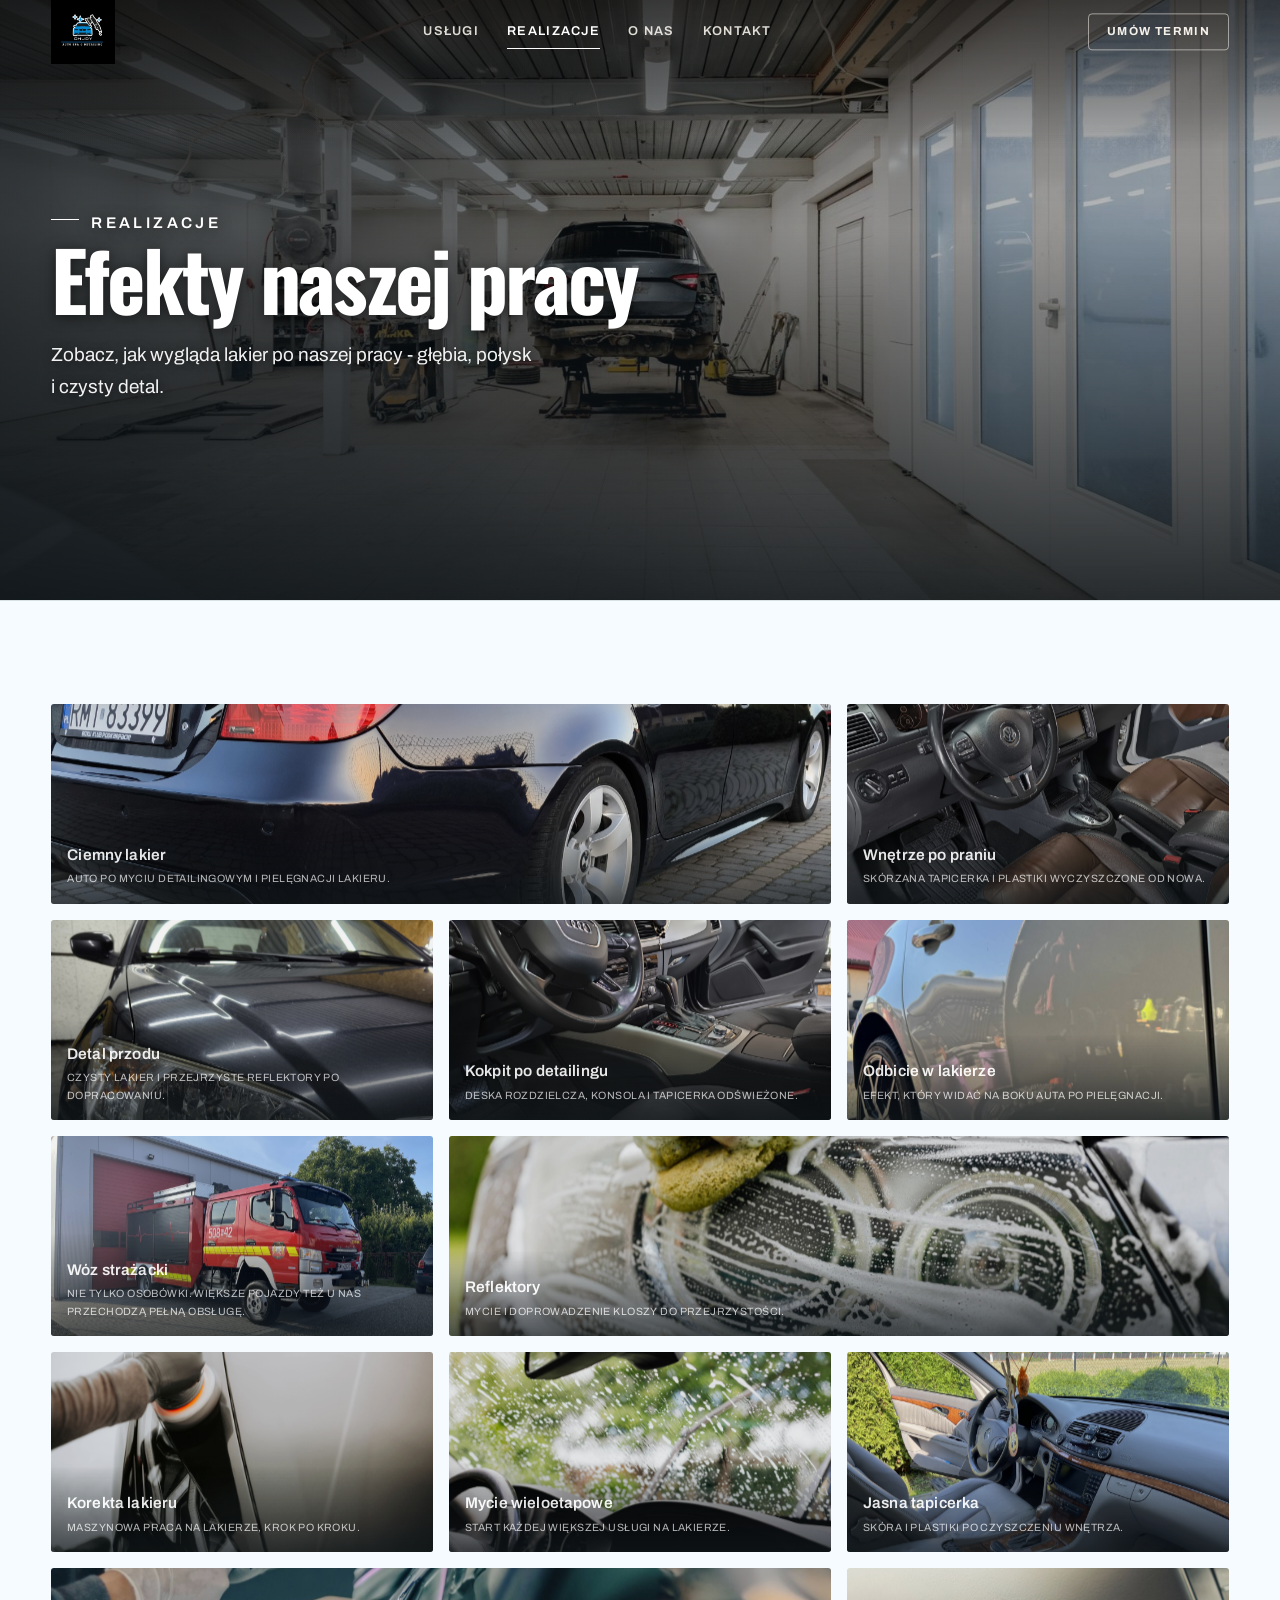
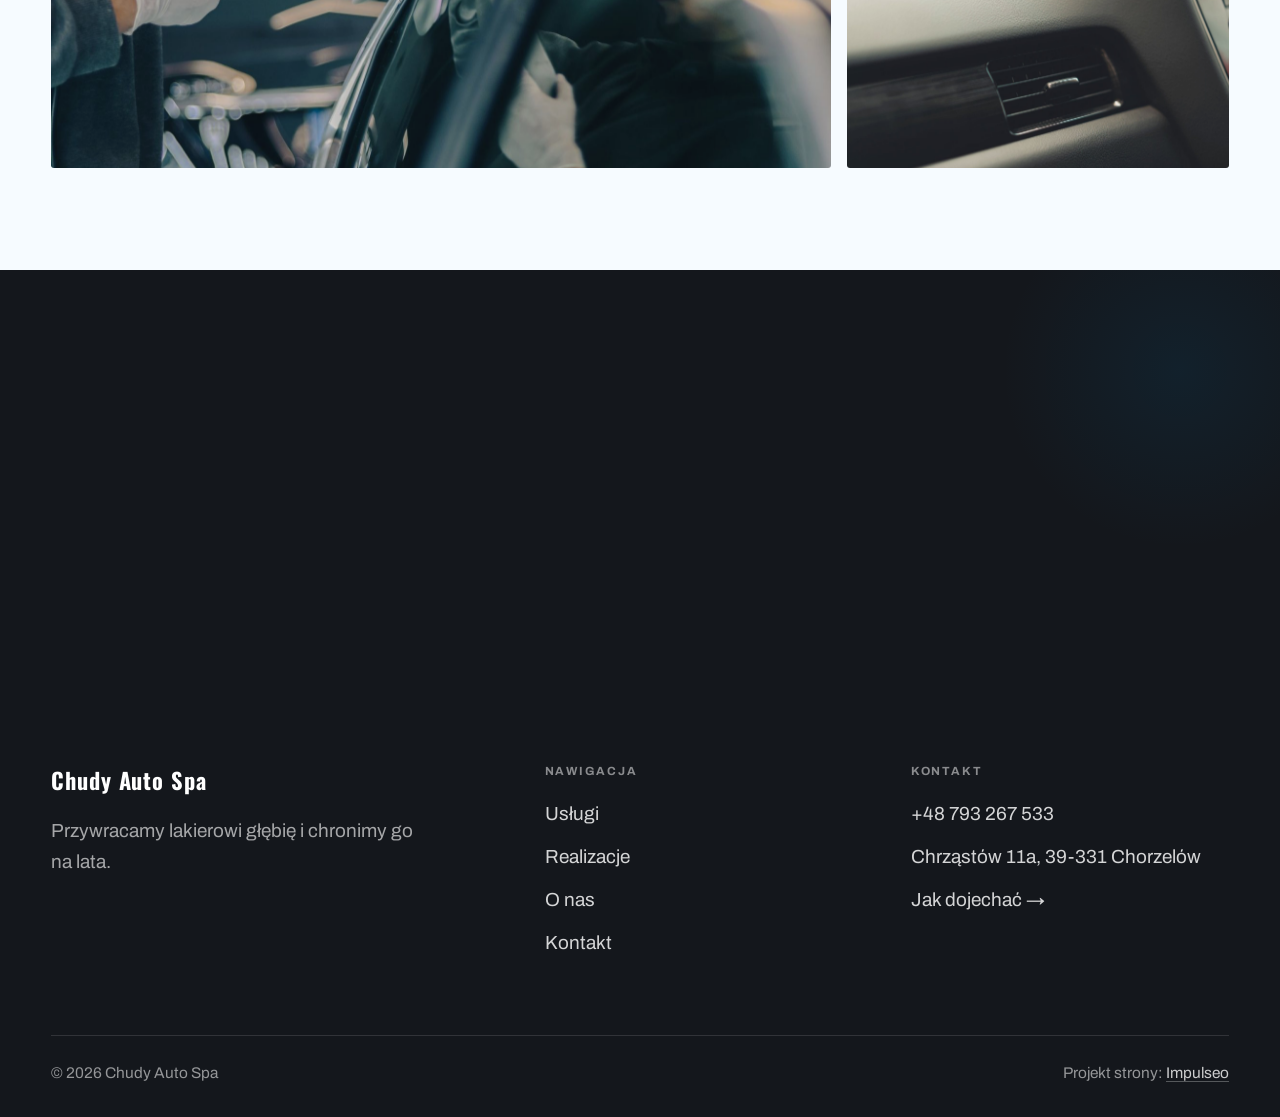
<file: realizacje.html>
<!DOCTYPE html>
<html lang="pl">
<head>
<meta name="robots" content="noindex, nofollow">
<meta charset="UTF-8">
<meta name="viewport" content="width=device-width, initial-scale=1.0">
<title>Realizacje - Chudy Auto Spa</title>
<meta name="description" content="Realizacje Chudy Auto Spa: Powłoka ceramiczna, Korekta lakieru, Detailing wnętrza, Folia ochronna PPF, Mycie detailingowe">
<link rel="preconnect" href="https://fonts.googleapis.com">
<link rel="preconnect" href="https://fonts.gstatic.com" crossorigin>
<link href="https://fonts.googleapis.com/css2?family=Oswald:wght@500;600;700&family=Archivo:wght@400;500;600&display=swap" rel="stylesheet">
<link rel="stylesheet" href="assets/styles.css?v=2">
</head>
<body>

<header class="nav">
  <div class="wrap nav-inner">
    <a class="brand brand-has-logo" href="index.html"><img class="brand-logo" src="img/logo.jpg" alt="Chudy Auto Spa"></a>
    <nav class="nav-links">
      <a href="oferta.html">Usługi</a>
      <a href="realizacje.html" class="active">Realizacje</a>
      <a href="o-nas.html">O nas</a>
      <a href="kontakt.html">Kontakt</a>
      <a href="kontakt.html" class="btn btn-accent">Umów termin</a>
    </nav>
    <button class="nav-toggle" aria-label="Menu"><span></span><span></span><span></span></button>
  </div>
</header>

<section class="pagehead">
  <img src="img/g12.jpg" alt="Chudy Auto Spa - Efekty naszej pracy">
  <div class="wrap">
    <span class="eyebrow">Realizacje</span>
    <h1>Efekty naszej pracy</h1>
    <p>Zobacz, jak wygląda lakier po naszej pracy - głębia, połysk i czysty detal.</p>
  </div>
</section>
<section>
  <div class="wrap">
    <div class="gallery">
      <div class="tile t-two3 reveal"><img src="img/g1.jpg" alt="Ciemny lakier" loading="lazy"><div class="cap">Ciemny lakier<small>Auto po myciu detailingowym i pielęgnacji lakieru.</small></div></div>
      <div class="tile t-third reveal"><img src="img/g2.jpg" alt="Wnętrze po praniu" loading="lazy"><div class="cap">Wnętrze po praniu<small>Skórzana tapicerka i plastiki wyczyszczone od nowa.</small></div></div>
      <div class="tile t-third reveal"><img src="img/g3.jpg" alt="Detal przodu" loading="lazy"><div class="cap">Detal przodu<small>Czysty lakier i przejrzyste reflektory po dopracowaniu.</small></div></div>
      <div class="tile t-third reveal"><img src="img/g4.jpg" alt="Kokpit po detailingu" loading="lazy"><div class="cap">Kokpit po detailingu<small>Deska rozdzielcza, konsola i tapicerka odświeżone.</small></div></div>
      <div class="tile t-third reveal"><img src="img/g5.jpg" alt="Odbicie w lakierze" loading="lazy"><div class="cap">Odbicie w lakierze<small>Efekt, który widać na boku auta po pielęgnacji.</small></div></div>
      <div class="tile t-third reveal"><img src="img/g6.jpg" alt="Wóz strażacki" loading="lazy"><div class="cap">Wóz strażacki<small>Nie tylko osobówki. Większe pojazdy też u nas przechodzą pełną obsługę.</small></div></div>
      <div class="tile t-two3 reveal"><img src="img/g13.jpg" alt="Reflektory" loading="lazy"><div class="cap">Reflektory<small>Mycie i doprowadzenie kloszy do przejrzystości.</small></div></div>
      <div class="tile t-third reveal"><img src="img/g8.jpg" alt="Korekta lakieru" loading="lazy"><div class="cap">Korekta lakieru<small>Maszynowa praca na lakierze, krok po kroku.</small></div></div>
      <div class="tile t-third reveal"><img src="img/g14.jpg" alt="Mycie wieloetapowe" loading="lazy"><div class="cap">Mycie wieloetapowe<small>Start każdej większej usługi na lakierze.</small></div></div>
      <div class="tile t-third reveal"><img src="img/about.jpg" alt="Jasna tapicerka" loading="lazy"><div class="cap">Jasna tapicerka<small>Skóra i plastiki po czyszczeniu wnętrza.</small></div></div>
      <div class="tile t-two3 reveal"><img src="img/g9.jpg" alt="Chudy Auto Spa" loading="lazy"></div>
      <div class="tile t-third reveal"><img src="img/g10.jpg" alt="Chudy Auto Spa" loading="lazy"></div>
    </div>
  </div>
</section>
<section class="cta">
  <div class="wrap">
    <div class="reveal">
      <span class="eyebrow">Umów się</span>
      <h2>Chcesz, żeby Twoje auto tak wyglądało? Umów termin.</h2>
      <p>Zadzwoń lub napisz - dobierzemy zakres i podamy jasną, uczciwą cenę.</p>
    </div>
    <div class="cta-actions reveal">
      <a href="kontakt.html" class="btn btn-light">Umów termin <span class="arr">→</span></a>
      <a href="tel:+48793267533" class="btn btn-ghost" style="color:#fff;border-color:rgba(255,255,255,.3)">+48 793 267 533</a>
    </div>
  </div>
</section>

<footer>
  <div class="wrap">
    <div class="foot-grid">
      <div class="foot-brand">
        <div class="name">Chudy Auto Spa</div>
        <p>Przywracamy lakierowi głębię i chronimy go na lata.</p>
      </div>
      <div class="foot-col">
        <h4>Nawigacja</h4>
        <a href="oferta.html">Usługi</a>
        <a href="realizacje.html">Realizacje</a>
        <a href="o-nas.html">O nas</a>
        <a href="kontakt.html">Kontakt</a>
      </div>
      <div class="foot-col">
        <h4>Kontakt</h4>
        <a href="tel:+48793267533">+48 793 267 533</a>
        <p>Chrząstów 11a, 39-331 Chorzelów</p>
        <a href="https://www.google.com/maps?cid=13598545260696474402" target="_blank" rel="noopener">Jak dojechać →</a>
      </div>
    </div>
    <div class="foot-bot">
      <span>© 2026 Chudy Auto Spa</span>
      <span>Projekt strony: <a class="foot-credit" href="https://impulseo.pl" target="_blank" rel="noopener">Impulseo</a></span>
    </div>
  </div>
</footer>
<div class="sticky-reserve"><a class="sr-book" href="kontakt.html">Umów termin</a><a class="sr-call" href="tel:+48793267533" aria-label="Zadzwoń"><svg class="ico-tel" width="16" height="16" viewBox="0 0 24 24" fill="none" aria-hidden="true"><path d="M6.6 10.8a15.5 15.5 0 0 0 6.6 6.6l2.2-2.2a1 1 0 0 1 1-.24 11.4 11.4 0 0 0 3.6.58 1 1 0 0 1 1 1V20a1 1 0 0 1-1 1A17 17 0 0 1 3 4a1 1 0 0 1 1-1h3.5a1 1 0 0 1 1 1c0 1.25.2 2.46.58 3.6a1 1 0 0 1-.25 1l-2.23 2.2Z" fill="currentColor"/></svg></a></div>

<script src="assets/main.js"></script>
</body>
</html>
</file>
<file: assets/styles.css>
/* ============================================================
   STOLBASZ — premium, architektoniczny B2B fit-out
   Jasna paleta, zero brązu. System wg premium-web-craft.
   Projekt strony: Impulseo (impulseo.pl)
   ============================================================ */

:root{
  /* PALETA — jasna, architektoniczna, chłodna */
  --paper:#f4f5f7;          /* główne tło */
  --paper-2:#e7e9ee;        /* sekcje alternatywne (chłodny jasny szary) */
  --paper-3:#e7e9ee;        /* delikatne wypełnienia */
  --ink:#14171c;            /* tekst główny — chłodny grafit */
  --ink-soft:#1f242c;       /* nagłówki drugorzędne */
  --muted:#8b9099;          /* tekst poboczny */
  --line:rgba(20,23,28,.12);/* hairline */
  --accent:#c8a04a;         /* stonowany petrol-slate — jedyny akcent */
  --accent-d:#9a7a31;
  --accent-soft:rgba(200,160,74,.10);
  --dark:#14171c;           /* sekcje ciemne (stopka/CTA) */

  /* HOVER ZDJĘĆ — JEDEN standard dla całego silnika (decyzja K. 04.08.2026, artefakt z wariantami).
     Delikatny zoom 1.02 + rozjaśnienie. Dawne scale(1.05) ODRZUCONE: skakał kadr.
     Spoczynek lekko przygaszony, ale TYLKO tam, gdzie jest mysz (@media hover:hover) —
     na telefonie zdjęcia zostają w pełnej jasności. */
  --img-zoom:1.02;
  --img-rest:brightness(.95) saturate(.99);
  --img-hot:brightness(1.06) saturate(1.05);
  --img-dur:.55s;

  /* ODSTĘPY — skala 4/8 */
  --space-1:4px; --space-2:8px; --space-3:12px; --space-4:16px; --space-5:24px;
  --space-6:32px; --space-7:48px; --space-8:64px; --space-9:96px; --space-10:128px;

  /* TYPOGRAFIA — fluid clamp() (skala podbita 16.07.2026: większe, czytelniejsze litery — uwaga Adama) */
  --text-sm:clamp(.9rem,.87rem + .12vw,1rem);
  --text-base:clamp(1.08rem,1.04rem + .18vw,1.2rem);
  --text-lg:clamp(1.24rem,1.15rem + .34vw,1.44rem);
  --text-h3:clamp(1.34rem,1.22rem + .55vw,1.66rem);
  --text-h2:clamp(2.1rem,1.66rem + 2.1vw,3.1rem);
  --text-h1:clamp(2.9rem,2.1rem + 4vw,5.1rem);

  /* PROMIENIE — architektoniczne, raczej ostre */
  --r-sm:3px; --r-md:6px; --r-lg:10px;

  /* RUCH */
  --ease:cubic-bezier(.25,.46,.45,.94); --dur:.24s;

  /* CIENIE — miękkie, warstwowe */
  --sh-sm:0 1px 2px rgba(16,24,32,.04), 0 2px 8px rgba(16,24,32,.05);
  --sh-md:0 2px 6px rgba(16,24,32,.05), 0 12px 28px -8px rgba(16,24,32,.12);
  --sh-lg:0 6px 14px rgba(16,24,32,.07), 0 26px 56px -18px rgba(16,24,32,.22);

  --hairline:1px solid var(--line);

  --font-display:'Oswald','Archivo',sans-serif;
  --font-body:'Archivo',sans-serif;
}

*{box-sizing:border-box;margin:0;padding:0}
html{scroll-behavior:smooth}
body{
  font-family:var(--font-body);
  font-size:var(--text-base);
  line-height:1.65;
  color:var(--ink);
  background:var(--paper);
  -webkit-font-smoothing:antialiased;
  text-rendering:optimizeLegibility;
}
img{max-width:100%;display:block}
a{color:inherit;text-decoration:none}

.wrap{width:min(92%,1180px);margin-inline:auto}
section{padding-block:clamp(52px,6.5vw,96px)}

h1,h2,h3{font-family:var(--font-display);font-weight:700;line-height:1.08;letter-spacing:-.02em;color:var(--ink)}
h1{font-size:var(--text-h1);letter-spacing:-.035em}
h2{font-size:var(--text-h2);letter-spacing:-.025em}
h3{font-size:var(--text-h3)}
/* MIARA — długość wiersza. WCAG 2.2 SC 1.4.8: max 80 znaków; Butterick: 45–90.
   68ch daje realnie 72–78 znaków polskiego tekstu, czyli z zapasem pod granicą.
   Wcześniej limit miał TYLKO <p> — <li>, <blockquote> i <dd> nie miały żadnego,
   i to jedyny powód, dla którego 23 bloki na dwóch oddanych stronach jadą po
   83–106 znaków w wierszu (pomiar 07.08.2026, bramka `miara`).
   ⚠️ Listy i definicje ograniczamy TYLKO bez klasy: `ul`/`ol` z klasą to u nas
   układ (siatki kafli, menu), a nie tekst ciągły — tam miarę wyznacza układ. */
:root{ --miara:68ch }
p{max-width:min(100%,var(--miara))}
blockquote,
ul:not([class])>li, ol:not([class])>li,
dl:not([class])>dd{max-width:min(100%,var(--miara))}

/* ⚠️ Świadomie BEZ wyjątku `.tile p,.card p,.svc p{max-width:none}`, choć nasuwa się sam:
   te akapity BYŁY już ograniczone (stare `p{max-width:65ch}`), więc „wyjątek" nie odblokowałby
   niczego nowego — tylko ROZLUŹNIŁ stan sprzed zmiany na wszystkich demach naraz.
   `figcaption` żadna z reguł wyżej nie dotyczy, więc też nie potrzebuje zwolnienia. */

/* ŁAMANIE. `balance` wyrównuje długości wierszy w nagłówku, `pretty` pilnuje ostatniego
   wiersza akapitu, żeby nie został w nim jeden wyraz. Obsługiwane od Chrome 117 /
   Safari 17.5; starsze przeglądarki po prostu ignorują tę własność.
   `text-wrap:pretty` nie występowało dotąd ANI RAZ w silniku ani w repo klientów. */
h1,h2,h3,.lead,.lede{text-wrap:balance}
p,li,blockquote,dd{text-wrap:pretty}

.eyebrow{
  font-family:var(--font-body);
  font-size:var(--text-sm);
  font-weight:600;
  letter-spacing:.18em;
  text-transform:uppercase;
  color:var(--accent);
  display:inline-flex;align-items:center;gap:var(--space-3);
}
/* flex:none + margin-top = kreska trzyma się PIERWSZEJ linii. Wcześniej align-items:center
   centrowało ją względem całego bloku i przy zawinięciu (długi kicker typu
   „…WNĘTRZ · LESZNO · OD 2019") druga linia lądowała z brzydkim wcięciem. */
.eyebrow{align-items:flex-start}
.eyebrow>*,.eyebrow{text-wrap:balance}   /* dlugi kicker lamal sie na sierote typu samo „2019" w drugiej linii */
.eyebrow::before{content:"";width:28px;height:1px;background:var(--accent);display:inline-block;flex:none;margin-top:.62em}

.muted{color:var(--muted)}
.lead{font-size:var(--text-lg);line-height:1.55;color:var(--ink-soft);max-width:50ch}

/* ---------- BUTTONS ---------- */
.btn{
  display:inline-flex;align-items:center;gap:var(--space-2);
  font-weight:600;font-size:var(--text-sm);letter-spacing:.02em;
  padding:var(--space-4) var(--space-6);
  border-radius:var(--r-sm);
  transition:transform var(--dur) var(--ease),box-shadow var(--dur) var(--ease),background var(--dur) var(--ease);
  cursor:pointer;border:1px solid transparent;
}
.btn-accent{background:var(--accent);color:#fff;box-shadow:var(--sh-sm)}
.btn-accent:hover{background:var(--accent-d);transform:translateY(-2px);box-shadow:var(--sh-md)}
.btn-accent:active{transform:translateY(0);box-shadow:var(--sh-sm)}
.btn-ghost{background:transparent;color:var(--ink);border-color:var(--line)}
.btn-ghost:hover{border-color:var(--accent);color:var(--accent);transform:translateY(-2px)}
.btn-light{background:#fff;color:var(--ink);box-shadow:var(--sh-sm)}
.btn-light:hover{transform:translateY(-2px);box-shadow:var(--sh-md)}
.btn .arr{transition:transform var(--dur) var(--ease)}
.btn:hover .arr{transform:translateX(4px)}

/* ---------- NAV ---------- */
.nav{
  position:sticky;top:0;z-index:50;
  background:color-mix(in srgb,var(--paper) 88%,transparent);
  backdrop-filter:saturate(140%) blur(10px);
  border-bottom:var(--hairline);
}
.nav-inner{display:flex;align-items:center;justify-content:space-between;gap:var(--space-5);height:72px}
/* ANTY-NACHODZENIE (K. 05.08.2026): długa nazwa firmy + przycisk z pełnym numerem nie mieściły się w pasku
   i flex ściskał linki PONIŻEJ ich treści - "Kontakt" wchodził na ramkę "Zadzwoń +48 ...". Teraz ustępuje
   nazwa marki (skrót wielokropkiem), a menu i przycisk nigdy się nie kurczą ani nie zachodzą na siebie. */
.brand{display:flex;flex-direction:column;line-height:1;min-width:0;flex:0 1 auto}
.brand .name{font-family:var(--font-display);font-weight:800;font-size:1.35rem;letter-spacing:.04em;white-space:nowrap;overflow:hidden;text-overflow:ellipsis}
.brand .sub{font-size:.62rem;letter-spacing:.34em;text-transform:uppercase;color:var(--muted);margin-top:5px;white-space:nowrap;overflow:hidden;text-overflow:ellipsis}
.nav-links{display:flex;align-items:center;gap:var(--space-6);flex:0 0 auto}
.nav-links a{font-size:var(--text-sm);font-weight:500;color:var(--ink-soft);position:relative;padding-block:4px;white-space:nowrap;transition:color var(--dur) var(--ease)}
.nav-links a::after{content:"";position:absolute;left:0;bottom:0;width:0;height:1.5px;background:var(--accent);transition:width var(--dur) var(--ease)}
.nav-links a:hover,.nav-links a.active{color:var(--ink)}
.nav-links a:hover::after,.nav-links a.active::after{width:100%}
.nav-links .btn{padding:var(--space-2) var(--space-5)}
/* przyciski w nav: właściwy kolor (przebij .nav-links a) + bez podkreślenia */
.nav-links a.btn-accent{color:#fff}
.nav-links a.btn-ghost,.nav-links a.btn-light{color:var(--ink)}
.nav-links a.btn::after{display:none}
.nav-toggle{display:none;background:none;border:none;cursor:pointer;flex-direction:column;gap:5px;padding:8px}
.nav-toggle span{width:24px;height:2px;background:var(--ink);transition:var(--dur)}
/* Ciasny zakres MIĘDZY menu mobilnym a pełnym pulpitem: zbijamy odstępy i nazwę marki,
   żeby wszystko zmieściło się naturalnie, zanim w ogóle dojdzie do skracania wielokropkiem. */
@media(max-width:1280px) and (min-width:921px){
  .nav-links{gap:var(--space-4)}
  .nav-links .btn{padding:var(--space-2) var(--space-4)}
  .brand .name{font-size:1.15rem}
}

/* ---------- HERO (split) ---------- */
.hero{position:relative;overflow:hidden;border-bottom:var(--hairline)}
.hero-grid{display:grid;grid-template-columns:1.05fr .95fr;gap:clamp(24px,4vw,60px);align-items:center;
  padding-block:clamp(36px,4.5vw,64px)}
.hero-copy .eyebrow{margin-bottom:var(--space-5)}
.hero-copy h1{margin-bottom:var(--space-5)}
.hero-copy .lead{margin-bottom:var(--space-7)}
.hero-actions{display:flex;flex-wrap:wrap;gap:var(--space-4)}
.hero-art{position:relative;aspect-ratio:4/3;border-radius:var(--r-lg);overflow:hidden;box-shadow:var(--sh-lg)}
.hero-art img{width:100%;height:100%;object-fit:cover}
.hero-art::after{content:"";position:absolute;inset:0;background:linear-gradient(180deg,transparent 55%,rgba(18,24,28,.28))}
.hero-badge{position:absolute;left:var(--space-5);bottom:var(--space-5);z-index:2;
  background:rgba(252,252,251,.94);backdrop-filter:blur(4px);
  border-radius:var(--r-md);padding:var(--space-4) var(--space-5);box-shadow:var(--sh-md);max-width:78%}
.hero-badge strong{display:block;font-family:var(--font-display);font-size:1rem;letter-spacing:-.01em}
.hero-badge span{font-size:var(--text-sm);color:var(--muted)}

/* ---------- HERO duży / kinowy (strona główna) ---------- */
.hero-cine{position:relative;min-height:clamp(560px,82vh,840px);min-height:clamp(560px,82svh,840px);display:flex;align-items:center;overflow:hidden;border-bottom:var(--hairline)}
.hero-cine>img{position:absolute;inset:0;width:100%;height:100%;object-fit:cover;z-index:0}
.hero-cine::after{content:"";position:absolute;inset:0;z-index:1;
  background:linear-gradient(95deg,rgba(13,18,23,.86) 0%,rgba(13,18,23,.64) 32%,rgba(13,18,23,.24) 62%,rgba(13,18,23,.04) 100%)}
.hero-cine .wrap{position:relative;z-index:2;padding-block:var(--space-8)}
.hero-cine .hero-copy{max-width:660px}
.hero-cine .eyebrow{color:#fff;margin-bottom:var(--space-5)}
.hero-cine .eyebrow::before{background:#fff}
.hero-cine h1{color:#fff;margin-bottom:var(--space-5);font-size:clamp(2.9rem,2rem + 4.4vw,5.2rem);text-wrap:balance}
.hero-cine .lead{color:rgba(255,255,255,.92);max-width:48ch;margin-bottom:var(--space-7)}
.hero-cine .hero-actions{display:flex;flex-wrap:wrap;gap:var(--space-4)}
/* NISKIE OKNO (laptop z dokiem i paskami przeglądarki ma ~700-780 px wysokości widoku):
   H1 do 5.2rem + długi lead nie mieściły się i przyciski wypadały POD krawędź ekranu -
   klient widział stronę bez ani jednego CTA. Skalujemy w dół, zamiast przycinać treść. */
@media(min-width:821px) and (max-height:820px){
  .hero-cine{min-height:clamp(520px,94svh,780px)}
  .hero-cine .wrap{padding-block:var(--space-6)}
  .hero-cine h1{font-size:clamp(2.2rem,1.5rem + 2.6vw,3.6rem);margin-bottom:var(--space-4)}
  .hero-cine .eyebrow{margin-bottom:var(--space-4)}
  .hero-cine .lead{margin-bottom:var(--space-5);max-width:44ch}
}
@media(max-width:680px){
  .hero-cine{min-height:clamp(520px,76vh,640px);min-height:clamp(520px,76svh,640px);align-items:flex-end}
  .hero-cine::after{background:linear-gradient(0deg,rgba(13,18,23,.9) 6%,rgba(13,18,23,.45) 55%,rgba(13,18,23,.25) 100%)}
  .hero-cine .wrap{padding-bottom:var(--space-9)}
  /* TELEFON (~90% oglądających): lead potrafił zająć 8 linii i zepchnąć CTA poza pierwszy ekran.
     Zwężamy interlinię i skalę - treści nie ucinamy, bo to ona sprzedaje. */
  .hero-cine .lead{font-size:.98rem;line-height:1.5;margin-bottom:var(--space-5)}
  .hero-cine .eyebrow{font-size:.72rem;letter-spacing:.13em;margin-bottom:var(--space-4)}
  .hero-cine .eyebrow::before{width:20px}
  .hero-cine h1{margin-bottom:var(--space-4)}
}

/* full-bleed hero variant (podstrony) */
.pagehead{position:relative;min-height:46vh;min-height:46svh;display:flex;align-items:flex-end;overflow:hidden;border-bottom:var(--hairline)}
.pagehead img{position:absolute;inset:0;width:100%;height:100%;object-fit:cover}
.pagehead::after{content:"";position:absolute;inset:0;background:linear-gradient(180deg,rgba(18,24,28,.25),rgba(18,24,28,.62))}
.pagehead .wrap{position:relative;z-index:2;padding-block:var(--space-9);color:#fff}
.pagehead h1{color:#fff;max-width:18ch}
.pagehead .eyebrow{color:#fff}
.pagehead .eyebrow::before{background:#fff}
.pagehead p{color:rgba(255,255,255,.86);margin-top:var(--space-4);max-width:54ch}

/* ---------- STRIP (pasek skrótów / liczby) ---------- */
.strip{background:var(--dark);color:#fff}
/* PASEK HASEŁ — standard 04.08.2026 (decyzja K.): 5 haseł w JEDNYM rzędzie, tekst WYŚRODKOWANY,
   węższe marginesy boczne niż reszta strony (pasek ma iść szerzej), równe wysokości kolumn. */
.strip .wrap{width:min(96%,1440px);display:grid;grid-template-columns:repeat(5,1fr);
  gap:var(--space-5);padding-block:var(--space-7);align-items:stretch}
.strip .item .k{font-family:var(--font-display);font-size:clamp(1.05rem,.82rem + .85vw,1.55rem);
  font-weight:800;letter-spacing:-.02em;color:#fff;line-height:1.18;text-wrap:balance}
.strip .item .v{font-size:var(--text-sm);color:rgba(255,255,255,.66);margin-top:var(--space-2);line-height:1.4}
.strip .item{border-left:2px solid var(--accent);padding-inline:var(--space-4);
  text-align:center;display:flex;flex-direction:column;justify-content:center}
/* liczba kolumn = liczba haseł, żeby ostatnie nie zostawało samo w drugim rzędzie.
   Klasę n-N nadaje multipage.py; domyślnie (bez klasy) pasek jest 5-kolumnowy. */
.strip.n-2 .wrap{grid-template-columns:repeat(2,1fr)}
.strip.n-3 .wrap{grid-template-columns:repeat(3,1fr)}
.strip.n-4 .wrap{grid-template-columns:repeat(4,1fr);gap:var(--space-6)}
.strip.n-4 .item .k{font-size:clamp(1.3rem,1rem + 1.1vw,2rem)}
.strip.n-6 .wrap{grid-template-columns:repeat(6,1fr);gap:var(--space-4)}
.strip.n-6 .item .k{font-size:clamp(.98rem,.8rem + .7vw,1.35rem)}
/* równe łamanie: zamiast "długa linia + jedno słowo" obie linie zbliżonej długości */
.strip .item .k{text-wrap:balance}

/* ---------- SECTION HEAD ---------- */
.head{max-width:48rem;margin-bottom:var(--space-8)}
.head.center{margin-inline:auto;text-align:center}
.head .eyebrow{margin-bottom:var(--space-4)}
.head h2{margin-bottom:var(--space-4)}
.head p{color:var(--muted);font-size:var(--text-lg);line-height:1.55}
.head.center p{margin-inline:auto}

/* ---------- INTRO SPLIT ---------- */
.split{display:grid;grid-template-columns:.92fr 1.08fr;gap:clamp(28px,5vw,80px);align-items:center}
.split.rev{grid-template-columns:1.08fr .92fr}
.split.rev .split-art{order:-1}
.split-art{position:relative;aspect-ratio:5/4;border-radius:var(--r-lg);overflow:hidden;box-shadow:var(--sh-lg)}
.split-art img{width:100%;height:100%;object-fit:cover}
.split-copy h2{margin-bottom:var(--space-5)}
.split-copy p+p{margin-top:var(--space-4)}
.split-copy .btn{margin-top:var(--space-6)}

/* ---------- SERVICES (zakres) ---------- */
.svc-grid{display:grid;grid-template-columns:repeat(auto-fit,minmax(280px,1fr));gap:var(--space-5)}
.svc{background:#fff;border:var(--hairline);border-radius:var(--r-md);padding:var(--space-7) var(--space-6);
  transition:transform var(--dur) var(--ease),box-shadow var(--dur) var(--ease),border-color var(--dur) var(--ease);
  position:relative;overflow:hidden}
.svc::before{content:"";position:absolute;left:0;top:0;width:3px;height:0;background:var(--accent);transition:height var(--dur) var(--ease)}
.svc:hover{transform:translateY(-4px);box-shadow:var(--sh-md);border-color:transparent}
.svc:hover::before{height:100%}
.svc .ic{font-family:var(--font-display);font-size:.8rem;font-weight:700;letter-spacing:.12em;color:var(--accent);margin-bottom:var(--space-4)}
.svc h3{margin-bottom:var(--space-3);font-size:1.22rem}
.svc p{color:var(--muted);font-size:var(--text-base);line-height:1.6}

/* big detailed service rows */
.svc-row{display:grid;grid-template-columns:.8fr 1.2fr;gap:clamp(20px,4vw,60px);align-items:center;padding-block:var(--space-8)}
.svc-row+.svc-row{border-top:var(--hairline)}
.svc-row.rev{grid-template-columns:1.2fr .8fr}
/* Naprzemienny układ wierszy oferty: co drugi wiersz ma zdjęcie po PRAWEJ.
   Było `order:-1` — martwy kod, bo zdjęcie i tak jest pierwszym dzieckiem w HTML,
   więc wszystkie wiersze wyglądały identycznie (zdjęcie zawsze z lewej), a `rev`
   zmieniało tylko szerokość kolumn. Znalezione 29.07.2026 przy różnicowaniu kierunków
   animacji (pomiar pozycji: art.mid 390/502 przy row.mid 756 — zawsze lewa strona). */
.svc-row.rev .svc-row-art{order:2}
.svc-row-art{aspect-ratio:4/3;border-radius:var(--r-md);overflow:hidden;box-shadow:var(--sh-md)}
.svc-row-art img{width:100%;height:100%;object-fit:cover}
.svc-row h3{font-size:1.5rem;margin-bottom:var(--space-4)}
.svc-row .num{font-family:var(--font-display);font-size:.85rem;font-weight:700;letter-spacing:.14em;color:var(--accent);display:block;margin-bottom:var(--space-3)}
.svc-row ul{list-style:none;margin-top:var(--space-4);display:flex;flex-direction:column;gap:var(--space-2)}
.svc-row li{position:relative;padding-left:var(--space-5);color:var(--muted);font-size:var(--text-base)}
.svc-row li::before{content:"";position:absolute;left:0;top:.62em;width:8px;height:1px;background:var(--accent)}

/* ---------- GALLERY (realizacje) ---------- */
.gallery{display:grid;grid-template-columns:repeat(12,1fr);gap:var(--space-4);grid-auto-rows:200px}
/* GALERIA MASONRY — pionowe zdjęcia (portrety beauty/wellness) bez przycinania: kolumny, height auto */
.gallery-masonry{column-count:3;column-gap:var(--space-4)}
@media(max-width:900px){.gallery-masonry{column-count:2}}
@media(max-width:560px){.gallery-masonry{column-count:1}}
.gallery-masonry .m-tile{break-inside:avoid;margin:0 0 var(--space-4);padding:0;position:relative;overflow:hidden;border-radius:var(--r-md);border:1px solid var(--line)}
.gallery-masonry .m-tile img{width:100%;height:auto;display:block}
.gallery-masonry .m-tile .cap{position:absolute;left:0;right:0;bottom:0;padding:var(--space-4);color:#fff;background:linear-gradient(0deg,rgba(0,0,0,.55),transparent);font-size:var(--text-sm)}
.gallery-masonry .m-tile .cap small{display:block;font-weight:400;opacity:.78;letter-spacing:.04em;text-transform:uppercase;font-size:.66rem;margin-top:3px}
.tile{position:relative;overflow:hidden;border-radius:var(--r-md);box-shadow:var(--sh-sm);
  transition:transform var(--dur) var(--ease),box-shadow var(--dur) var(--ease)}
.tile img{width:100%;height:100%;object-fit:cover;
  transition:transform var(--img-dur) var(--ease),filter var(--img-dur) var(--ease)}
.tile:hover{box-shadow:var(--sh-md)}
.tile .cap{position:absolute;left:0;right:0;bottom:0;padding:var(--space-5) var(--space-4) var(--space-4);
  background:linear-gradient(transparent,rgba(18,24,28,.78));color:#fff;
  font-size:var(--text-sm);font-weight:600;letter-spacing:.01em;
  opacity:0;transform:translateY(8px);transition:var(--dur) var(--ease)}
.tile:hover .cap{opacity:1;transform:translateY(0)}
.tile .cap small{display:block;font-weight:400;opacity:.78;letter-spacing:.04em;text-transform:uppercase;font-size:.66rem;margin-top:3px}
/* bento spans */
.t-wide{grid-column:span 6}
.t-tall{grid-column:span 6;grid-row:span 2}
.t-std{grid-column:span 6}
.t-third{grid-column:span 4}
.t-two3{grid-column:span 8}

/* ---------- TRUST / WIARYGODNOŚĆ ---------- */
.trust{background:var(--paper-2)}
.trust-grid{display:grid;grid-template-columns:repeat(auto-fit,minmax(240px,1fr));gap:var(--space-5);margin-top:var(--space-7)}
.trust-card{background:#fff;border-radius:var(--r-md);padding:var(--space-7) var(--space-6);box-shadow:var(--sh-sm);border-top:3px solid var(--accent)}
.trust-card .big{font-family:var(--font-display);font-size:clamp(1.8rem,1.3rem + 1.6vw,2.6rem);font-weight:800;letter-spacing:-.02em;color:var(--ink);line-height:1}
.trust-card h3{font-size:1.12rem;margin:var(--space-3) 0 var(--space-2)}
.trust-card p{color:var(--muted);font-size:var(--text-base);line-height:1.55}

/* ---------- CTA band ---------- */
.cta{background:var(--dark);color:#fff;position:relative;overflow:hidden}
.cta .wrap{display:grid;grid-template-columns:1.4fr .6fr;gap:var(--space-7);align-items:center;position:relative;z-index:2}
.cta h2{color:#fff;max-width:20ch}
.cta p{color:rgba(255,255,255,.74);margin-top:var(--space-4)}
.cta-actions{display:flex;flex-direction:column;gap:var(--space-3);align-items:flex-start}
.cta::before{content:"";position:absolute;right:-80px;top:-80px;width:360px;height:360px;border-radius:50%;
  background:radial-gradient(circle,var(--accent-soft),transparent 70%)}

/* ---------- CONTACT ---------- */
.contact-grid{display:grid;grid-template-columns:.85fr 1.15fr;gap:clamp(28px,4vw,56px);align-items:start}
.info-list{display:flex;flex-direction:column;gap:var(--space-2)}
.info-row{display:flex;gap:var(--space-4);align-items:flex-start;padding-block:var(--space-4);border-bottom:var(--hairline)}
.info-row .ic{flex:none;width:42px;height:42px;display:grid;place-items:center;border-radius:50%;
  background:var(--accent-soft);color:var(--accent);font-size:1.05rem}
.info-row .lbl{font-size:.72rem;letter-spacing:.14em;text-transform:uppercase;color:var(--muted)}
.info-row .val{font-weight:600;font-size:var(--text-base);margin-top:2px}
.info-row a.val:hover{color:var(--accent)}
.map{border:none;border-radius:var(--r-lg);box-shadow:var(--sh-md);width:100%;height:100%;min-height:380px;filter:grayscale(.2) contrast(1.02)}
.form{background:#fff;border:var(--hairline);border-radius:var(--r-lg);padding:clamp(24px,3vw,40px);box-shadow:var(--sh-sm)}
.form .fld{margin-bottom:var(--space-5)}
.form label{display:block;font-size:var(--text-sm);font-weight:600;margin-bottom:var(--space-2)}
.form input,.form textarea{width:100%;font-family:inherit;font-size:var(--text-base);color:var(--ink);
  padding:var(--space-4);border:var(--hairline);border-radius:var(--r-sm);background:var(--paper);transition:border-color var(--dur)}
.form input:focus,.form textarea:focus{outline:none;border-color:var(--accent);background:#fff}
.form textarea{resize:vertical;min-height:120px}
.form .note{font-size:var(--text-sm);color:var(--muted);margin-top:var(--space-3)}

/* ---------- FOOTER ---------- */
footer{background:var(--dark);color:#fff;padding-block:var(--space-9) var(--space-6)}
.foot-grid{display:grid;grid-template-columns:1.4fr 1fr 1fr;gap:var(--space-7);margin-bottom:var(--space-8)}
.foot-brand .name{font-family:var(--font-display);font-weight:800;font-size:1.4rem;letter-spacing:.04em}
.foot-brand p{color:rgba(255,255,255,.62);margin-top:var(--space-4);font-size:var(--text-base);max-width:38ch}
.foot-col h4{font-size:.74rem;letter-spacing:.16em;text-transform:uppercase;color:rgba(255,255,255,.5);margin-bottom:var(--space-4)}
.foot-col a,.foot-col p{display:block;color:rgba(255,255,255,.82);font-size:var(--text-base);margin-bottom:var(--space-3)}
.foot-col a:hover{color:#fff}
.foot-bot{border-top:1px solid rgba(255,255,255,.12);padding-top:var(--space-5);display:flex;justify-content:space-between;flex-wrap:wrap;gap:var(--space-3);
  font-size:var(--text-sm);color:rgba(255,255,255,.55)}
.foot-bot a:hover{color:#fff}
/* Podpis w stopce = klikalny link do impulseo.pl (31.07.2026). Ma być WIDOCZNIE klikalny,
   ale nie krzyczeć - stąd sam kolor jaśniejszy + delikatne podkreślenie na najeździe. */
.foot-bot a.foot-credit{color:rgba(255,255,255,.78);text-decoration:none;border-bottom:1px solid rgba(255,255,255,.28)}
.foot-bot a.foot-credit:hover{color:#fff;border-bottom-color:#fff}

/* ---------- REVEAL ---------- */
.reveal{opacity:0;transform:translateY(22px);transition:opacity .6s var(--ease),transform .6s var(--ease)}
.reveal.in{opacity:1;transform:none}

/* ---------- RESPONSIVE ---------- */
@media(max-width:920px){
  .hero-grid,.split,.split.rev,.svc-row,.svc-row.rev,.cta .wrap,.contact-grid,.foot-grid{grid-template-columns:1fr}
  .split.rev .split-art,.svc-row.rev .svc-row-art{order:0}
  .hero-art{aspect-ratio:16/10;max-height:420px}
  .strip .wrap,.strip.n-2 .wrap,.strip.n-3 .wrap,.strip.n-4 .wrap,.strip.n-6 .wrap{grid-template-columns:repeat(2,1fr);gap:var(--space-6)}
  .strip .item .k,.strip.n-6 .item .k{font-size:clamp(1.3rem,1.1rem + 1vw,2rem)}
  .gallery{grid-auto-rows:180px}
  .t-wide,.t-tall,.t-std,.t-third,.t-two3{grid-column:span 6}
  .t-tall{grid-row:span 1}
  .cta-actions{flex-direction:row;flex-wrap:wrap}
  .foot-grid{gap:var(--space-6)}
}
@media(max-width:680px){
  .nav-links{position:fixed;inset:72px 0 auto 0;background:var(--paper);flex-direction:column;align-items:stretch;
    gap:0;padding:var(--space-4) 6%;border-bottom:var(--hairline);box-shadow:var(--sh-md);
    transform:translateY(-120%);transition:transform var(--dur) var(--ease)}
  .nav-links.open{transform:translateY(0)}
  .nav-links a{padding-block:var(--space-4);border-bottom:var(--hairline)}
  .nav-links .btn{margin-top:var(--space-3);justify-content:center}
  .nav-toggle{display:flex}
  .strip .wrap,.strip.n-2 .wrap,.strip.n-3 .wrap,.strip.n-4 .wrap,.strip.n-6 .wrap{grid-template-columns:1fr}
  .gallery{grid-template-columns:repeat(6,1fr)}
  .foot-grid{grid-template-columns:1fr}
}
@media(prefers-reduced-motion:reduce){
  *{animation-duration:.01ms!important;transition:none!important}
  .reveal{opacity:1!important;transform:none!important}
  html{scroll-behavior:auto}
}

/* ============================================================
   PREMIUM LAYER — destylat deep-researchu branż (anty-AI, spokój).
   Zmienne STOLBASZ (--accent/--ink/--paper/--line/--dark). Ruch ledwo
   zauważalny, krzywa cubic-bezier(.16,.84,.44,1); prefers-reduced-motion
   pokryte blanketem wyżej. Karty hairline zamiast cieni = #1 sygnał „nie-AI".
   ============================================================ */

/* więcej oddechu między sekcjami (liderzy: 110-130px) */
section{padding-block:clamp(64px,8vw,128px)}

/* 1) Aksamitny reveal — dłuższa, miękka krzywa zamiast „skoku" */
.reveal{transition:opacity .9s cubic-bezier(.16,.84,.44,1),transform .9s cubic-bezier(.16,.84,.44,1);will-change:opacity,transform}
/* stagger TYLKO w galerii (tam pozycja = porządek dzieci) */
.gallery .reveal:nth-child(2){transition-delay:.07s}
.gallery .reveal:nth-child(3){transition-delay:.14s}
.gallery .reveal:nth-child(4){transition-delay:.21s}
.gallery .reveal:nth-child(5){transition-delay:.28s}
.gallery .reveal:nth-child(6){transition-delay:.35s}

/* 2) Hero STATYCZNY na .hero-cine — Ken Burns CAŁKIEM WYŁĄCZONY 26.06 (3. zgłoszenie Szymona).
   GENEZA: animowanie scale na <img> hero z teksturami (cegły/framugi) re-samplinguje obraz
   klatka po klatce → na części ekranów drobne drganie/shimmer = „heroshot się trzęsie".
   translateY usunięto wcześniej, scale-only + will-change/GPU NIE wystarczyły do GWARANCJI gładkości.
   Krzysztof zażądał pewności („make sure, że błąd się nie pojawi") > efekt. Zero animacji = 0% drgania.
   Delikatny zoom zostaje TYLKO w pełnoekranowych hero gastro/studio (hg-bg/hs-bg — tło, inny
   mechanizm, chwalone, nigdy nie zgłaszane). NIE wracać do KB na .hero-cine bez realnego testu
   na sprzęcie klienta — to ryzyko regresji „trzęsienia”. */
/* BEZPIECZNY "wow" na hero = jednorazowy FADE-IN (opacity), nie zoom.
   opacity nie dotyka bitmapy → gładkie na KAŻDYM zdjęciu/ekranie/GPU, zero ryzyka migotania.
   Geometryczny ruch (scale/translate) na .hero-cine jest ZAKAZANY (bramka pilnuje). */
@keyframes heroFade{from{opacity:0}to{opacity:1}}
.hero-cine>img{transform:none;animation:heroFade 1.1s ease-out both}

/* 3) Akcentowy hairline pod nagłówkiem sekcji, który „rysuje się" przy wejściu */
.head h2{position:relative;padding-bottom:18px}
.head h2::after{content:"";position:absolute;left:0;bottom:0;height:1px;width:0;background:var(--accent);transition:width 1s cubic-bezier(.16,.84,.44,1) .15s}
.head.center h2::after{left:50%;transform:translateX(-50%)}
.head.reveal.in h2::after,.head.center.reveal.in h2::after{width:54px}

/* 4) Karty HAIRLINE zamiast cieni/zaokrągleń (najmocniejszy anty-AI detal) */
.svc{background:transparent;border:1px solid var(--line);border-radius:var(--r-sm);box-shadow:none}
.svc:hover{box-shadow:none;border-color:var(--accent);transform:translateY(-3px)}
.trust-card{background:transparent;box-shadow:none;border:1px solid var(--line);border-top:2px solid var(--accent);border-radius:var(--r-sm)}
.tile{box-shadow:none;border-radius:var(--r-sm)}
.tile:hover{box-shadow:none}

/* 5) Sticky-nav kondensuje się po przewinięciu (sygnał dopracowania) */
.nav{transition:box-shadow .4s ease,background .4s ease}
.nav.is-stuck{box-shadow:0 1px 0 var(--line),0 14px 30px -24px rgba(0,0,0,.45)}
.nav-inner{transition:height .35s var(--ease)}
.nav.is-stuck .nav-inner{height:60px}

/* 6) MANIFESTO — pełnoekranowy cytat-bohater (zastępuje generyczne „Dlaczego my") */
.manifesto{background:var(--paper-2);text-align:center}
.manifesto .wrap{max-width:60rem}
.manifesto p{font-family:var(--font-display);font-style:italic;font-size:clamp(1.6rem,1rem + 2.4vw,2.8rem);line-height:1.32;color:var(--ink-soft);margin-inline:auto;max-width:26ch;position:relative;padding-top:var(--space-8)}
.manifesto p::before{content:"";position:absolute;top:0;left:50%;transform:translateX(-50%);width:54px;height:1px;background:var(--accent)}
.manifesto p span{color:var(--accent);font-style:italic}

/* 7) GATEWAYS — 3 duże bramy-zdjęcia (zamiast paska menu usług) */
.gateways{display:grid;grid-template-columns:repeat(3,1fr);gap:var(--space-4)}
.gateway{position:relative;aspect-ratio:3/4;overflow:hidden;border-radius:var(--r-sm);display:block}
.gateway img{width:100%;height:100%;object-fit:cover;
  transition:transform var(--img-dur) var(--ease),filter var(--img-dur) var(--ease)}
.gateway::after{content:"";position:absolute;inset:0;background:linear-gradient(180deg,transparent 38%,rgba(18,24,28,.74))}
/* ===== HOVER ZDJĘĆ — jedno miejsce dla WSZYSTKICH kafli ze zdjęciem (K. 04.08.2026) ===== */
@media(hover:hover){
  .tile img,.gateway img,.m-tile img{filter:var(--img-rest)}
  .tile:hover img,
  .gateway:hover img,
  .m-tile:hover img{transform:scale(var(--img-zoom));filter:var(--img-hot)}
}
.m-tile img{transition:transform var(--img-dur) var(--ease),filter var(--img-dur) var(--ease)}
.gateway .g-ttl{position:absolute;left:0;right:0;bottom:0;z-index:2;padding:var(--space-6) var(--space-5);color:#fff;font-family:var(--font-display);font-size:1.45rem;letter-spacing:-.01em;line-height:1.15}
.gateway .g-ttl small{display:block;font-family:var(--font-body);font-size:var(--text-sm);font-weight:400;opacity:.82;letter-spacing:.03em;margin-top:5px}
@media(max-width:760px){.gateways{grid-template-columns:1fr}.gateway{aspect-ratio:16/10}}

/* 8) LOGO klienta w nagłówku (gdy podane --logo) */
/* 52px domyślnie (feedback Bartka 06.07.2026: 40px ginęło, uwaga padła 3x; ~56px sprawdzone na żywym demie anna-borowiec-makeup) */
.brand-logo{height:64px;width:auto;max-width:300px;object-fit:contain;display:block}
.nav.is-stuck .brand-logo{height:52px}
@media(max-width:680px){.brand-logo{height:46px;max-width:210px}}


/* === RWD: nagłówki na wąskich ekranach (dodane 17.07.2026 razem z fixem clamp) ===
   Po przywróceniu działania clamp() dolna granica --text-h1 (2.9rem) rozpychała
   dokument przy długich polskich słowach na telefonach. Tu ją zjeżdżamy. */
@media (max-width:560px){
  :root{
    --text-h1:clamp(1.9rem, 1.15rem + 4.4vw, 2.7rem);
    --text-h2:clamp(1.5rem, 1rem + 3vw, 2.1rem);
  }
  .hero-cine h1{font-size:clamp(1.9rem, 1.15rem + 4.4vw, 2.7rem)}
  h1,h2{overflow-wrap:break-word}
}

/* GODZINY (godziny_grid z briefu) — dzień po lewej, godziny po prawej. Wcześniej BRAK stylu
   powodował sklejenie "Poniedziałek-Piątek8:00-20:00" (dodane 2026-07-21). Neutralne dla dem bez grafiku. */
.godz{display:flex;flex-direction:column;gap:2px;max-width:440px;margin-top:8px}
.godz-row{display:flex;justify-content:space-between;align-items:baseline;gap:24px;padding:10px 0;border-bottom:1px solid var(--line)}
.godz-row:last-child{border-bottom:0}
.godz-row b{font-weight:600;color:var(--ink)}
.godz-row span{color:var(--muted);white-space:nowrap}

/* === rodzina: auto === */
/* ============================================================
   RODZINA: AUTO (detailing / auto-serwis / powłoki / lakiernictwo / myjnia)
   Doklejane NA WIERZCH base.css. Skin auto (Oswald + grafit/bursztyn).
   Filozofia: PREMIUM, MĘSKO, TECHNICZNIE + "Umów termin". Jasna baza, ciemne kinowe hero, Oswald CAPS.
   (Świadomie BEZ ciemnej bazy - dark-skin guard wymusza jasne tło; ciemne hero+paski daja dramat.)
   FAZA 3 (research wf_5b470404, topowe studia detailingu/powłok): osobny układ - hero-auto (kicker+claim+1 CTA),
   nav fixed przezroczysty->ciemny grafit + zwijany, spec-ribbon (sygnatura), pakiety powłok (1 ciemny band),
   before/after suwak, poziomy "bay" proces, marki. Pakiety/before-after/marki = BRAMKOWANE (tylko z reconu).
   ============================================================ */

/* --- Wersaliki na nagłówkach sekcji (motorsport/inżynierski sznyt) --- */
.head h2{text-transform:uppercase;letter-spacing:.015em}
.eyebrow{letter-spacing:.22em}

/* --- Ostrzejsze, "techniczne" karty --- */
.svc,.trust-card,.tile,.gateway,.svc-row-art,.split-art{border-radius:var(--r-sm)}

/* --- STICKY "Umów termin" (mobile) --- */
.sticky-reserve{display:none}
@media(max-width:820px){
  .sticky-reserve{display:flex;position:fixed;left:0;right:0;bottom:0;z-index:90;
    background:var(--line);box-shadow:0 -6px 20px -10px rgba(0,0,0,.4)}
  .sticky-reserve a{padding:15px 8px;text-align:center;font-weight:700;font-size:.95rem;text-transform:uppercase;letter-spacing:.03em}
  .sr-book{flex:1;background:var(--accent);color:#fff}
  .sr-call{width:60px;background:var(--paper);color:var(--ink);font-size:1.15rem;border-left:1px solid var(--line)}
  body{padding-bottom:56px}
}

/* ============================================================
   FAZA 3 - OSOBNY UKŁAD AUTO (detailing/powłoki). Wszystko poniżej doklejane na wierzch.
   ============================================================ */

/* --- Brass = ciemny tekst dla kontrastu (mosiądz #c8a04a + biel = za słaby kontrast) --- */
.btn-accent{color:#14171c}
.btn-accent:hover{color:#14171c}

/* === HERO AUTO: pełnoekranowe ciemne kino, blok dolny-lewy, Ken Burns, kontrast gwarantowany === */
.hero-auto{position:relative;height:100vh;height:100svh;min-height:560px;display:flex;align-items:flex-end;overflow:hidden;isolation:isolate;background:#0a0c0f}
.hero-auto .ha-bg{position:absolute;inset:0;width:100%;height:100%;object-fit:cover;z-index:-2;will-change:transform}
/* Ken Burns = TYLKO scale (zero translate = zero dryfu), DESKTOP-only (min-width:900) - zgodnie z konwencją base.css heroBreath, anty-jank na mobile */
@keyframes haKen{from{transform:scale(1.04)}to{transform:scale(1.12)}}
@media(min-width:900px){.hero-auto .ha-bg{animation:haKen 30s ease-out infinite alternate}}
/* Kontrast GWARANTOWANY niezależnie od zdjęcia: (a) ciemna LEWA kolumna pod tekstem (tekst jest do lewej, top->bottom),
   (b) górny scrim pod nav + dolny scrim. Nie liczymy na ciemne zdjęcie. */
.hero-auto .ha-veil{position:absolute;inset:0;z-index:-1;
  background:linear-gradient(90deg,rgba(10,12,15,.76) 0%,rgba(10,12,15,.34) 32%,rgba(10,12,15,0) 60%),
             linear-gradient(180deg,rgba(10,12,15,.42) 0%,rgba(10,12,15,0) 30%,rgba(10,12,15,.55) 78%,rgba(10,12,15,.82) 100%)}
.ha-inner{position:relative;z-index:2;margin:0 0 clamp(2.6rem,7vh,5rem) clamp(1.4rem,5vw,4rem);max-width:32ch}
.ha-tick{display:block;width:48px;height:3px;background:var(--accent);margin-bottom:clamp(1rem,2.4vh,1.6rem)}
.ha-kicker{display:block;font-family:var(--font-display);font-weight:600;text-transform:uppercase;
  letter-spacing:.22em;font-size:clamp(.72rem,1.4vw,.86rem);color:var(--accent);text-shadow:0 1px 10px rgba(0,0,0,.5)}
.ha-claim{font-family:var(--font-display);font-weight:700;text-transform:uppercase;letter-spacing:.005em;line-height:1.02;
  font-size:clamp(2.3rem,5.6vw,4.4rem);color:#fff;margin:clamp(.7rem,1.6vh,1.1rem) 0 clamp(1.5rem,3vh,2.2rem);
  text-shadow:0 2px 18px rgba(0,0,0,.55)}
.ha-cta{margin:0}
.ha-rating{margin:clamp(1rem,2vh,1.4rem) 0 0;color:#fff;font-weight:600;letter-spacing:.02em;font-size:var(--text-sm);opacity:.94;text-shadow:0 1px 10px rgba(0,0,0,.5)}
@media(max-width:640px){.ha-claim{font-size:clamp(2rem,9vw,2.7rem)}.ha-inner{margin-bottom:clamp(2rem,9vh,3.4rem)}}
@media(prefers-reduced-motion:reduce){.hero-auto .ha-bg{animation:none}}

/* === SPEC-RIBBON: poziomy pasek etykiet usług tuż pod hero (sygnatura strukturalna, NIE liczby) === */
.spec-ribbon{background:var(--paper);border-bottom:1px solid var(--line);padding-block:0}
.spec-ribbon .wrap{padding-block:var(--space-5)}
.sr-row{display:flex;flex-wrap:wrap;justify-content:center;align-items:center;gap:clamp(.8rem,2.4vw,2rem);list-style:none;margin:0;padding:0}
.sr-row li{font-family:var(--font-display);font-weight:600;text-transform:uppercase;letter-spacing:.14em;
  font-size:clamp(.7rem,1.3vw,.82rem);color:var(--ink-soft);display:flex;align-items:center}
.sr-row li:not(:last-child)::after{content:"";width:5px;height:5px;border-radius:50%;background:var(--accent);margin-left:clamp(.8rem,2.4vw,2rem)}

/* === PAKIETY POWŁOK: jedyny ciemny carbon-band w jasnej stronie (BRAMKOWANE) === */
.auto-dark{background:var(--ink)}
.auto-dark .head h2{color:#fff}
.auto-dark .head p{color:rgba(244,245,247,.74)}
.auto-dark .eyebrow{color:var(--accent)}
.auto-dark .eyebrow::before{background:var(--accent)}
.pakiety-grid{display:grid;grid-template-columns:repeat(3,1fr);gap:var(--space-6);margin-top:var(--space-8)}
.pakiet{background:rgba(255,255,255,.045);border:1px solid rgba(255,255,255,.12);border-radius:var(--r-sm);
  padding:var(--space-7) var(--space-6);display:flex;flex-direction:column;gap:var(--space-4)}
.pakiet h3{font-family:var(--font-display);text-transform:uppercase;letter-spacing:.04em;color:#fff;font-size:1.3rem}
.pak-lata{display:flex;align-items:baseline;gap:.5rem}
.pak-lata b{font-family:var(--font-display);font-size:2.4rem;line-height:1;color:var(--accent);font-weight:700}
.pak-lata span{font-size:var(--text-sm);color:rgba(244,245,247,.7);text-transform:uppercase;letter-spacing:.08em}
.pak-opis{color:rgba(244,245,247,.76);font-size:var(--text-base);line-height:1.6}
.pak-zakres{list-style:none;margin:0;padding:0;display:flex;flex-direction:column;gap:.6rem}
.pak-zakres li{position:relative;padding-left:1.4rem;padding-bottom:.6rem;color:rgba(244,245,247,.84);
  font-size:var(--text-sm);border-bottom:1px solid rgba(255,255,255,.08)}
.pak-zakres li::before{content:"";position:absolute;left:0;top:.55em;width:8px;height:2px;background:var(--accent)}
.pak-cena{margin-top:auto;font-family:var(--font-display);font-size:1.3rem;color:#fff;letter-spacing:.01em}
.pak-cta{margin-top:auto;color:var(--accent);font-weight:600;font-size:var(--text-sm);display:inline-flex;align-items:center;gap:.4rem}
.pak-cta:hover{color:#fff}
@media(max-width:900px){.pakiety-grid{grid-template-columns:1fr;max-width:32rem;margin-inline:auto}}

/* === BEFORE / AFTER: suwak (JASNE, NIE ciemny band). Oba zdjęcia full-size = ten sam kadr; clip-path odsłania === */
.auto-ba .ba-slider{position:relative;--ba-pos:50%;max-width:62rem;margin:var(--space-8) auto 0;aspect-ratio:16/9;
  overflow:hidden;border-radius:var(--r-sm);border:1px solid var(--line);touch-action:none;user-select:none;cursor:ew-resize}
.ba-slider img{position:absolute;inset:0;width:100%;height:100%;object-fit:cover;display:block}
.ba-before-wrap{position:absolute;inset:0;clip-path:inset(0 calc(100% - var(--ba-pos)) 0 0)}
.ba-lab{position:absolute;top:var(--space-4);z-index:3;font-family:var(--font-display);text-transform:uppercase;
  letter-spacing:.1em;font-size:.7rem;color:#fff;background:rgba(10,12,15,.6);padding:.3rem .6rem;border-radius:2px}
.ba-lab-l{left:var(--space-4)}
.ba-lab-r{right:var(--space-4)}
.ba-handle{position:absolute;top:0;bottom:0;left:var(--ba-pos);width:2px;background:var(--accent);transform:translateX(-1px);z-index:4;pointer-events:none}
.ba-handle span{position:absolute;top:50%;left:50%;transform:translate(-50%,-50%);width:38px;height:38px;border-radius:50%;
  background:var(--accent);box-shadow:0 2px 12px rgba(0,0,0,.4);display:flex;align-items:center;justify-content:center}
.ba-handle span::before,.ba-handle span::after{content:"";position:absolute;width:0;height:0;border-block:5px solid transparent}
.ba-handle span::before{left:9px;border-right:6px solid #14171c}
.ba-handle span::after{right:9px;border-left:6px solid #14171c}
.ba-podpis{text-align:center;color:var(--muted);font-size:var(--text-sm);margin-top:var(--space-5)}

/* === PROCES AUTO: poziomy "bay" stepper (top-border + numer) - inny kształt niż wspólny pionowy timeline === */
.auto-proc-row{list-style:none;margin:var(--space-8) 0 0;padding:0;display:grid;grid-template-columns:repeat(4,1fr);gap:var(--space-6)}
.auto-proc-row li{position:relative;padding-top:var(--space-5);border-top:2px solid var(--line)}
.auto-proc-row li::before{content:"";position:absolute;top:-2px;left:0;width:42%;height:2px;background:var(--accent)}
.ap-no{font-family:var(--font-display);font-weight:700;color:var(--accent);font-size:1.05rem;letter-spacing:.12em}
.auto-proc-row h3{font-family:var(--font-display);text-transform:uppercase;letter-spacing:.02em;font-size:1.1rem;margin:.5rem 0 .4rem}
.auto-proc-row p{color:var(--muted);font-size:var(--text-sm);line-height:1.55}
@media(max-width:760px){.auto-proc-row{grid-template-columns:1fr 1fr;gap:var(--space-7) var(--space-5)}}
@media(max-width:420px){.auto-proc-row{grid-template-columns:1fr}}

/* === MARKI / CZYM PRACUJEMY: nazwy tekstem (bez logotypów) - eyebrow neutralny (krytyka 4a) === */
.auto-marki .marki-list{display:flex;flex-wrap:wrap;justify-content:center;gap:clamp(.8rem,2.5vw,1.6rem);list-style:none;margin:var(--space-7) 0 0;padding:0}
.auto-marki .marki-list li{font-family:var(--font-display);text-transform:uppercase;letter-spacing:.12em;font-weight:600;
  font-size:clamp(.82rem,1.5vw,1rem);color:var(--ink-soft);padding:.5rem 1rem;border:1px solid var(--line);border-radius:var(--r-sm)}
.marki-gwar{text-align:center;color:var(--muted);font-size:var(--text-sm);margin-top:var(--space-6)}

/* === sticky-reserve: brass z ciemnym tekstem (kontrast) === */
.sticky-reserve .sr-book{color:#14171c}

/* === OPINIE (realne recenzje Google) - dodane dla rodziny auto === */
.opinie{padding-block:var(--space-9);background:var(--bg)}
.opinie .head{margin-bottom:var(--space-2)}
.opinie-grid{display:grid;grid-template-columns:repeat(auto-fit,minmax(16rem,1fr));gap:var(--space-6);margin-top:var(--space-8)}
.op-card{margin:0;background:var(--paper);border:1px solid var(--line);border-radius:var(--r-md);padding:var(--space-6);display:flex;flex-direction:column;gap:var(--space-3);box-shadow:0 1px 2px rgba(0,0,0,.04)}
.op-star{color:var(--accent-d,var(--accent));letter-spacing:.1em;font-size:.95rem}
.op-card blockquote{margin:0;color:var(--ink-soft);font-size:var(--text-base);line-height:1.6}
.op-autor{font-family:var(--font-display);font-weight:700;color:var(--ink);font-size:.95rem}

/* === NAV NOBU (silnik): auto === */
.nav{position:fixed;left:0;right:0;backdrop-filter:none;border-bottom:1px solid transparent;z-index:100;transition:transform .35s var(--ease),background .35s ease,box-shadow .35s ease}
.nav.nav-hidden{transform:translateY(-100%)}
.nav.is-stuck{background:transparent;box-shadow:none;border-bottom-color:transparent}
.nav.is-stuck .nav-inner{height:64px}
.nav .brand{flex-direction:row;align-items:baseline;gap:.6rem;line-height:1}
.nav .brand .name{font-family:var(--font-display);font-weight:600;font-size:1.5rem;text-transform:uppercase;letter-spacing:.14em}
.nav .brand .sub{margin-top:0;padding-left:.65rem;border-left:1px solid currentColor;font-size:.66rem;font-weight:600;letter-spacing:.22em;text-transform:uppercase}
.nav .nav-links a{font-size:.8rem;font-weight:600;text-transform:uppercase;letter-spacing:.1em;padding-block:6px}
.nav .nav-links a::after{height:1px}
.nav .nav-links a.btn-accent{font-size:.73rem;font-weight:700;text-transform:uppercase;letter-spacing:.12em;padding:.5rem 1.1rem;border-radius:4px;box-shadow:none}
.nav .nav-links a.btn-accent:hover{transform:none;box-shadow:none}
.nav .nav-links a.btn-accent{background:var(--accent);border:1px solid var(--accent);color:#14171c}
.nav .nav-links a.btn-accent:hover{background:var(--accent);border-color:var(--accent);color:#14171c;filter:brightness(1.07)}
.nav{background:transparent}
.nav::after{content:"";position:absolute;left:0;right:0;top:0;height:150px;z-index:-1;pointer-events:none;transition:opacity .35s ease;background:linear-gradient(180deg,rgba(8,6,4,.55) 0%,rgba(8,6,4,0) 100%)}
.nav.nav-solid::after{opacity:0}
.nav .brand .name{color:#f5f1ea}
.nav .brand .sub{color:rgba(245,241,234,.82)}
.nav .nav-links a:not(.btn-accent){color:rgba(245,241,234,.9)}
.nav .nav-links a:not(.btn-accent):hover,.nav .nav-links a.active:not(.btn-accent){color:#fff}
.nav .nav-links a:not(.btn-accent)::after{background:#fff}
.nav .nav-toggle span{background:#f5f1ea}
.nav.nav-solid{background:rgba(12,13,16,.92);backdrop-filter:saturate(130%) blur(10px);border-bottom:1px solid rgba(255,255,255,.10)}
.nav.nav-solid .brand .sub{color:var(--accent)}
.nav.nav-solid.nav-hidden{background:transparent;box-shadow:none;border-bottom-color:transparent}
@media(min-width:681px){
.nav .nav-inner{position:relative;height:64px}
.nav .nav-links{flex:1;justify-content:center;gap:clamp(1rem,2.2vw,1.9rem);padding-right:15.5rem}
.nav .nav-links a.btn-accent{position:absolute;right:0;top:50%;transform:translateY(-50%);margin:0}
.nav:not(.nav-solid) .nav-links a.btn-accent{background:transparent;border-color:rgba(245,241,234,.55);color:#f5f1ea}
.nav:not(.nav-solid) .nav-links a.btn-accent:hover{background:var(--accent);border-color:var(--accent);color:#14171c;transform:translateY(-50%)}
}
@media(max-width:680px){
.nav .nav-links:not(.open){transform:translateY(-160%);visibility:hidden}
.nav .nav-links.open{visibility:visible}
.nav .brand .name{font-size:1.12rem;letter-spacing:.1em;line-height:1.15}
.nav .brand .sub{display:none}
.nav .brand{min-width:0;overflow:hidden;padding-right:.6rem}
.nav .nav-links{background:var(--paper)}
.nav .nav-links a:not(.btn-accent){color:var(--ink-soft)}
.nav .nav-links a:not(.btn-accent):hover,.nav .nav-links a.active:not(.btn-accent){color:var(--ink)}
}
@media(max-width:430px){
.nav .brand .name{font-size:.95rem;letter-spacing:.06em}
}

/* === MOTION LAYER v2 (silnik) === */
/* ============================================================
   MOTION LAYER v2 — warstwa RUCHU wspólna dla wszystkich rodzin (2026-07-26)
   ------------------------------------------------------------
   PO CO: dema były technicznie poprawne, ale statyczne („za mało efektowne",
   K. 26.07). Ta warstwa dokłada to, co dziś odróżnia stronę premium od
   porządnej: maskowane wejście nagłówków, zdjęcia odsłaniane kurtyną + zoom-out,
   parallax sterowany scrollem (CSS scroll-driven, zero JS w pętli scrolla),
   płynne przejścia MIĘDZY podstronami (View Transitions), stagger siatek.

   ZASADY BEZPIECZEŃSTWA (wynikają z realnych wpadek — NIE łamać):
   1. ⛔ ZERO ruchu geometrycznego na `.hero-cine>img` — skalowanie teksturowanej
      bitmapy = shimmer („heroshot się trzęsie", 3x Szymon). Hero rusza się TYLKO
      tekstem i tylko raz. Bramka predeploy tego pilnuje.
   2. Stan początkowy (ukrycie) ustawia ZAWSZE JavaScript przez klasę `.mt-on`
      na <html>. Bez JS / przy błędzie JS strona wygląda dokładnie jak przed tą
      warstwą — nigdy pusty ekran (wpadka Zmalovane 29.06).
   3. Używamy osobnych właściwości `scale:` / `translate:` zamiast `transform:` —
      dzięki temu wejście NIE kasuje istniejących hoverów (które jadą na transform).
   4. Każdy efekt „drogi" (parallax) tylko desktop + tylko gdy przeglądarka umie
      scroll-driven animations. Mobile dostaje sam fade/mask (bateria, jank).
   5. prefers-reduced-motion wyłącza wszystko (blanket w base.css + własne guardy).
   ============================================================ */

:root{
  --mt-ease:cubic-bezier(.16,.84,.44,1);
  --mt-step:70ms;          /* odstęp między kolejnymi elementami siatki */
}

/* ---------- 1) STAGGER — kolejne elementy siatki wchodzą po sobie ----------
   JS ustawia --i (numer w grupie). Podbita specyficzność (:nth-child(n)) bije
   sztywne delaye galerii z base.css, nie ruszając tamtego pliku. */
.reveal{transition-delay:calc(var(--i,0) * var(--mt-step))}
.gallery .reveal:nth-child(n),
.gateways .reveal:nth-child(n),
.svc-grid .reveal:nth-child(n){transition-delay:calc(var(--i,0) * var(--mt-step))}

/* dłuższy, bardziej „aksamitny" dojazd + delikatny zoom-out całej karty */
.mt-on .reveal{transition-duration:1s,1s}

/* ---------- 2) NAGŁÓWKI — wjazd linia po linii zza maski ----------
   JS dzieli tekst na realne linie (po pomiarze) i owija w .mt-line>i.
   Efekt „szuflady": litery wjeżdżają z dołu, obcięte krawędzią linii. */
/* 27.07.2026: zapas .08em był za mały - JS mierzy linie ZANIM doładuje się webfont, więc po
   podmianie fontu tekst rośnie i maska ucina dolną część linii (na telefonie widać było ucięte
   „pomiaru po montaż." nachodzące na akapit). Większy zapas + maska znika po wjeździe,
   bo wtedy nie jest już do niczego potrzebna. */
.mt-lines .mt-line{display:block;overflow:hidden;padding-bottom:.2em;margin-bottom:-.2em}
.mt-lines.mt-in .mt-line{animation:mt-unmask 0s linear 1.4s forwards}
@keyframes mt-unmask{to{overflow:visible}}
.mt-lines .mt-line > i{
  display:block;font-style:inherit;
  translate:0 108%;
  transition:translate 1.05s var(--mt-ease) var(--mt-d,0s);
}
.mt-lines.mt-in .mt-line > i{translate:0 0}

/* wariant awaryjny (nagłówek ma zagnieżdżony markup → nie dzielimy na linie) */
.mt-fade{opacity:0;translate:0 18px;transition:opacity .9s var(--mt-ease) var(--mt-d,0s),translate .9s var(--mt-ease) var(--mt-d,0s)}
.mt-fade.mt-in{opacity:1;translate:0 0}

/* ---------- 3) ZDJĘCIA — odsłanianie „kurtyną" + zoom-out do naturalnej skali ----
   clip-path jedzie od dołu do góry, jednocześnie obraz schodzi z 1.10 do 1.
   Uwaga: `scale:` (nie transform) → hover .tile:hover img{transform:scale(var(--img-zoom))}
   nadal działa i nie kłóci się z wejściem (standard hoveru: base.css, K. 04.08.2026). */
.mt-on .mt-ph > img,
.mt-on .mt-ph > picture > img{
  clip-path:inset(0 0 100% 0);
  scale:1.10;
  transition:clip-path 1.15s var(--mt-ease) var(--mt-d,0s),
             scale 1.6s var(--mt-ease) var(--mt-d,0s);
}
.mt-on .mt-ph.in > img,
.mt-on .in .mt-ph > img,
.mt-on .mt-ph.mt-in > img,
.mt-on .mt-ph.in > picture > img,
.mt-on .in .mt-ph > picture > img{clip-path:inset(0 0 0 0);scale:1}

/* ---------- 3b) KIERUNEK KURTYNY — RÓŻNICOWANY (29.07.2026, pomysł K.) ----------
   Było: KAŻDE zdjęcie na stronie odsłaniało się identycznie, z góry w dół. Przy 15 zdjęciach
   ten sam ruch 15 razy czyta się jak szablon.

   Research (Emil Kowalski „The Magic of Clip Path" + praktyka scroll-reveal):
   reveal ma być ODSŁONIĘCIEM treści, nie ozdobą — więc kierunek nie może być losowy.
   Losowanie przy każdym wejściu sprawia, że ta sama sekcja zachowuje się inaczej po powrocie
   i strona robi się nerwowa. Dlatego kierunek wynika Z UKŁADU (deterministycznie):

   • zdjęcie OBOK TEKSTU (split/oferta)  → kurtyna pozioma, jedzie OD STRONY TEKSTU ku zdjęciu:
     oko już tam wędruje, więc ruch kontynuuje czytanie zamiast z nim walczyć;
   • KAFLE W SIATCE  → lustrzanie: lewa kolumna odsłania się od lewej, prawa od prawej,
     środek pionowo. Siatka „otwiera się" na zewnątrz, zamiast 6 razy powtórzyć ten sam gest;
   • pojedyncze zdjęcie w treści → pionowo (zgodnie z kierunkiem przewijania).

   Jedna scena = jeden spójny system, nigdy 4 różne kierunki obok siebie.
   Technicznie: tylko clip-path + scale (kompozytor, bez layoutu), ten sam czas i easing
   co dotąd — zmienia się WYŁĄCZNIE oś. */
.mt-on .mt-ph[data-dir="right"] > img,
.mt-on .mt-ph[data-dir="right"] > picture > img{clip-path:inset(0 100% 0 0)}   /* widać najpierw lewą krawędź */
.mt-on .mt-ph[data-dir="left"] > img,
.mt-on .mt-ph[data-dir="left"] > picture > img{clip-path:inset(0 0 0 100%)}    /* widać najpierw prawą krawędź */
.mt-on .mt-ph[data-dir="up"] > img,
.mt-on .mt-ph[data-dir="up"] > picture > img{clip-path:inset(100% 0 0 0)}      /* wychodzi z dołu do góry */
.mt-on .mt-ph[data-dir] .in > img,
.mt-on .mt-ph[data-dir].in > img,
.mt-on .in .mt-ph[data-dir] > img,
.mt-on .mt-ph[data-dir].mt-in > img,
.mt-on .mt-ph[data-dir].in > picture > img,
.mt-on .in .mt-ph[data-dir] > picture > img{clip-path:inset(0 0 0 0)}
/* dryf skali w OSI kurtyny — obraz „dojeżdża" w tę samą stronę, w którą się odsłania.
   Bez tego pozioma kurtyna przy pionowym zoomie wygląda jak dwa niezgrane ruchy. */
.mt-on .mt-ph[data-dir="right"] > img{transform-origin:left center}
.mt-on .mt-ph[data-dir="left"] > img{transform-origin:right center}
.mt-on .mt-ph[data-dir="up"] > img{transform-origin:center bottom}

/* podpis kafla — delikatnie widoczny od razu, pełny na hover (mniej „martwych" kafli) */
.mt-on .tile .cap{opacity:.001}
.mt-on .tile.in .cap{opacity:.9;translate:0 0;transform:none}
.mt-on .tile.in:hover .cap{opacity:1}

/* ---------- 4) PARALLAX — sterowany scrollem, natywnym CSS (bez JS) ----------
   animation-timeline:view() = przeglądarka sama liczy postęp elementu w oknie.
   Zero listenerów scrolla → zero janku. Desktop only, tylko gdy wspierane. */
@supports (animation-timeline: view()){
  @media (prefers-reduced-motion:no-preference) and (min-width:900px){
    .mt-para{overflow:hidden}
    .mt-para > img{
      height:114%;
      position:relative;top:-7%;
      animation:mtPara linear both;
      animation-timeline:view();
      animation-range:cover 0% cover 100%;
      will-change:translate;
    }
    @keyframes mtPara{from{translate:0 -4.5%}to{translate:0 4.5%}}

    /* sekcje wchodzą z lekkim „oddechem" — zanika przy wyjeździe z ekranu */
    .mt-breathe{
      animation:mtBreathe linear both;
      animation-timeline:view();
      animation-range:entry 0% entry 70%;
    }
    @keyframes mtBreathe{from{opacity:.35}to{opacity:1}}
  }
}

/* ---------- 4b) ŻYWY NAGŁÓWEK — przenikanie kadrów ----------
   Warstwy leżą DOKŁADNIE na zdjęciu hero i różnią się tylko przezroczystością.
   ⛔ Żadnego scale/translate — to skalowanie bitmapy dawało migotanie na teksturach.
   Warstwy wstawia JS; bez niego nic się nie dzieje i nagłówek jest statyczny jak dotąd. */
.mt-hero-layer{
  position:absolute;inset:0;width:100%;height:100%;
  object-fit:cover;object-position:inherit;
  opacity:0;transition:opacity 1.6s ease-in-out;
  pointer-events:none;z-index:1;
}
/* ⚠️ KONIECZNE: warstwa jest zwykłym <img> wewnątrz hero, więc łapie ją reguła
   `.hero-cine > img{animation:heroFade both}` z base.css. Animacja CSS ma pierwszeństwo przed
   zwykłymi deklaracjami — trzymała przezroczystość na klatce startowej i przenikanie nie działało.
   Zdejmujemy JEDYNIE to jednorazowe pojawienie się (heroFade), celowo BEZ !important, żeby
   rodziny z delikatnym zoomem tła (gastro/auto/dom/studio) mogły go warstwie przekazać. */
.hero-cine > img.mt-hero-layer{animation:none}
.mt-hero-layer.mt-show{opacity:1}
/* gdy pokazujemy kadr z rotacji, oryginalne zdjęcie zostaje pod spodem (nigdy nie znika
   całkowicie — gdyby warstwa nie doszła, pod spodem zawsze jest pełne zdjęcie) */
img[data-rotate].mt-under{opacity:1}
/* treść nagłówka musi zostać NAD warstwami */
.hero-cine > .wrap,.hero-cine .hero-copy,
.hg-copy,.ha-copy,.hd-copy,.hs-copy,.hf-copy,.hk-copy,.hero-spa .wrap{position:relative;z-index:3}
/* 🔴 FIX 31.07.2026 (zgłoszenie K. na demie M4M): przy zmianie kadru ZNIKAŁ napis w nagłówku.
   Powód: warstwa rotacji miała z-index:1, czyli leżała NAD przyciemnieniem (z-index:-1) i - w
   rodzinie „fachowcy" - nad panelem z tekstem (.hf-panel nie miał własnego z-index, więc szedł
   normalnym flow). Efekt: kadr się pojawiał i zasłaniał tytuł, kadr znikał i tytuł wracał.
   Naprawa jest dwustronna, żeby nie zależeć od jednej reguły:
   1) warstwa ląduje DOKŁADNIE tam, gdzie zdjęcie tła danej rodziny (z-index:-2),
   2) wszystkie kontenery treści nagłówka dostają twardy z-index:3.
   Skutek: zmieniają się WYŁĄCZNIE zdjęcia w tle, napis stoi nieruchomo cały czas.
   (hero-cine nie ruszamy - tam img ma z-index:0, a ::after/wrap leżą wyżej i działało dobrze.) */
.hero-fach > img.mt-hero-layer,.hero-gastro > img.mt-hero-layer,.hero-auto > img.mt-hero-layer,
.hero-dom > img.mt-hero-layer,.hero-studio > img.mt-hero-layer{z-index:-2}
.hf-panel,.hf-inner,.hd-panel,.hk-panel,.ha-inner,.hs-inner,.hg-inner{position:relative;z-index:3}
@media(prefers-reduced-motion:reduce){
  .mt-hero-layer{display:none}
}

/* ---------- 5) PRZEJŚCIA MIĘDZY PODSTRONAMI (View Transitions) ----------
   Klik w menu przestaje być białym mignięciem — strony przenikają, a pasek
   nawigacji zostaje w miejscu (nazwany element). Przeglądarki bez wsparcia
   nawigują normalnie — zero ryzyka. */
@view-transition{navigation:auto}
@media (prefers-reduced-motion:no-preference){
  ::view-transition-old(root){animation:mtVtOut .26s ease both}
  ::view-transition-new(root){animation:mtVtIn .42s var(--mt-ease) both}
  @keyframes mtVtOut{from{opacity:1}to{opacity:0}}
  @keyframes mtVtIn{from{opacity:0}to{opacity:1}}
}
.nav{view-transition-name:mt-nav}
footer{view-transition-name:mt-foot}

/* ---------- 6) PASEK POSTĘPU CZYTANIA — 2px w kolorze marki ----------
   Też scroll-driven (bez JS). Wstawiany przez JS tylko gdy przeglądarka umie. */
.mt-progress{
  position:fixed;top:0;left:0;z-index:60;
  height:2px;width:100%;
  background:var(--accent);
  transform-origin:0 50%;
  scale:0 1;
  pointer-events:none;
}
@supports (animation-timeline: scroll()){
  .mt-progress{animation:mtProg linear both;animation-timeline:scroll(root block)}
  @keyframes mtProg{from{scale:0 1}to{scale:1 1}}
}

/* ---------- 7) PRZYCISKI — przelot światła + magnes (JS) ----------
   Nakładka jest przezroczysta i przelotowa → NIE zmienia kontrastu tekstu
   (kontrasty WCAG policzone dla wszystkich rodzin zostają w mocy). */
.btn{position:relative;overflow:hidden;isolation:isolate}
.btn::after{
  content:"";position:absolute;inset:0;z-index:-1;pointer-events:none;
  background:linear-gradient(100deg,transparent 32%,rgba(255,255,255,.20) 50%,transparent 68%);
  translate:-120% 0;
}
@media (prefers-reduced-motion:no-preference){
  .btn:hover::after{translate:120% 0;transition:translate .75s var(--mt-ease)}
}
.btn{transition:transform var(--dur) var(--ease),box-shadow var(--dur) var(--ease),
               background var(--dur) var(--ease),translate .25s ease-out}

/* ---------- 8) LINKI NAWIGACJI / LISTY — mikro-detale ---------- */
.mt-on .svc,.mt-on .trust-card{transition:transform .5s var(--mt-ease),border-color .35s ease,box-shadow .35s ease}
.mt-on .svc:hover{transform:translateY(-4px)}

/* kotwice nie chowają się pod przyklejonym paskiem */
:target,[id]{scroll-margin-top:96px}

/* ---------- 9) LICZBY (count-up) ---------- */
.mt-num{font-variant-numeric:tabular-nums}

/* ---------- 9b) ZWALNIANIE WARSTW GPU (27.07 — zgłoszenie „zamula na komputerze") ----------
   `.reveal{will-change:opacity,transform}` z base.css każe przeglądarce trzymać dla KAŻDEGO
   pojawiającego się elementu osobną warstwę w pamięci karty graficznej. Deklaracja jest stała —
   warstwa nigdy nie jest zwalniana, więc na typowej podstronie wisi ich ~26 przy ~157 elementach.
   Na komputerze ze zintegrowaną grafiką to realny koszt (pamięć + praca kompozytora).
   Element, który już wjechał, nie będzie się więcej animował → warstwa jest zbędna.
   ⚠️ KLUCZOWE: NIE wolno tego wiązać z klasą `.in` — ona pojawia się w chwili STARTU przejścia,
   więc zdjęlibyśmy warstwę dokładnie wtedy, gdy jest potrzebna. Klasę `mt-settled` dokłada JS
   dopiero po `transitionend`, czyli gdy ruch faktycznie się skończył. Brak JS = zostaje jak było. */
.reveal.mt-settled{will-change:auto}
.mt-settled > img,.mt-settled > picture > img{will-change:auto}

/* ---------- 10) WYŁĄCZNIK GLOBALNY ----------
   Gdy user woli mniej ruchu — zdejmujemy wszystko, łącznie ze scroll-driven
   (blanket z base.css nie obejmuje animation-timeline). */
@media (prefers-reduced-motion:reduce){
  .mt-lines .mt-line > i{translate:0 0}
  .mt-fade{opacity:1;translate:0 0}
  .mt-on .mt-ph > img,.mt-on .mt-ph > picture > img{clip-path:none;scale:1}
  .mt-para > img{animation:none;height:100%;top:0}
  .mt-breathe{animation:none}
  .mt-progress{display:none}
  .mt-on .tile .cap{opacity:0}
}


/* === HERO-FIT (29.07.2026) — hero DOPASOWUJE SIĘ do wysokości okna =========================
   Zgłoszenie K. 29.07: na jego laptopie przyciski CTA w hero były ucięte dolną krawędzią
   (Modern House). Pomiar headless (1512x879 → realny widok 792 px): dolna krawędź CTA
   wypadała 123 px POD ekranem. Nawet przy maksymalnym oknie (982) było -20 px.

   DLACZEGO POPRZEDNI FIX NIE DZIAŁAŁ: 27.07 dołożyliśmy @media(max-height:820px) — próg.
   Widok K. ma ~792-895 px, czyli TUŻ NAD progiem → reguła w ogóle się nie włączała.
   Progi są kruche: każdy inny laptop/dok/pasek zakładek przesuwa granicę.

   ROZWIĄZANIE: zero progów. Każdy rozmiar, który decyduje o wysokości hero (typografia,
   odstępy, padding), dostaje `min(dotychczasowa-wartość, X svh)` — czyli na wysokim ekranie
   nic się nie zmienia, a im niższe okno, tym płynniej mniejsze. Treści NIE ucinamy.

   Doklejane na SAM KONIEC styles.css (po motion) → wygrywa kaskadę, nie rusza reguł w miejscu.
   Weryfikacja: tools-retrofit/measure_fold.py (mierzy zapas pod CTA dla 720/800/879/982). */

/* ---------- HERO KINOWY (strona główna, rodziny „editorial") ---------- */
.hero-cine .wrap{padding-block:min(var(--space-8),4svh)}
.hero-cine .eyebrow{margin-bottom:min(var(--space-5),2svh)}
.hero-cine h1{font-size:min(clamp(2.9rem,2rem + 4.4vw,5.2rem),7.6svh);
  margin-bottom:min(var(--space-5),2.4svh)}
.hero-cine .lead{font-size:min(1.125rem,2.3svh);line-height:1.55;
  margin-bottom:min(var(--space-7),3.2svh)}

/* ---------- HERO FACHOWCY — wariant A (pełny ekran) ---------- */
.hf-panel{padding-top:min(clamp(6.5rem,13vh,9rem),11svh);
  padding-bottom:min(clamp(2.6rem,6vh,3.6rem),4svh)}
.hf-title{font-size:min(clamp(2.3rem,1.6rem + 3.2vw,4.3rem),7svh);
  margin-top:min(var(--space-4),1.8svh);margin-bottom:min(var(--space-4),1.8svh)}
.hf-lead{font-size:min(1.18rem,2.3svh);line-height:1.5}
.hf-phone{margin-top:min(var(--space-6),2.8svh);margin-bottom:min(var(--space-5),2.2svh)}
.hf-phone-num{font-size:min(clamp(2rem,1.5rem + 2.4vw,3.05rem),5.2svh)}
.hf-trust{margin-top:min(var(--space-6),2.6svh);padding-top:min(var(--space-4),1.6svh)}

/* Telefon: tam liczy się czytelność, nie upychanie — skalowanie wysokością wyłączone,
   bo przy 844 px wysokości ekranu svh-limity zaczęłyby zmniejszać tekst bez potrzeby. */
@media(max-width:680px){
  .hero-cine h1{font-size:clamp(1.9rem,1.15rem + 4.4vw,2.7rem)}
  .hero-cine .lead{font-size:.98rem}
  .hf-title{font-size:clamp(2.1rem,1.6rem + 3.2vw,3rem)}
  .hf-lead{font-size:1rem}
  .hf-phone-num{font-size:clamp(1.9rem,1.5rem + 2.4vw,2.5rem)}
}
/* === /HERO-FIT === */


/* === auto-paleta z marki klienta (źródło: logo) === */
:root{--accent:#0077B6;--accent-d:#00629F;--accent-soft:rgba(0,119,182,0.10);--paper:#F6FBFF;--paper-2:#E9F2F9;--paper-3:#DCE8F1;--ink:#16222B;--ink-soft:#3B4A55;--muted:#727E87;--line:rgba(22,34,43,.12);}
.btn-accent{color:#fff}
.nav .nav-links a.btn-accent{color:#fff}
.btn-accent[data-accent-d],.cta-d .btn-accent{color:#fff}

/* --- poprawki kontrastu (bramka wyglądu, 07.08) --- */
/* nagłówki podstron: zdjęcia hal bywają jasne, sam gradient .25->.62 za słaby */
.pagehead::after{background:
  linear-gradient(180deg,rgba(12,18,22,.42) 0%,rgba(12,18,22,.30) 38%,rgba(12,18,22,.86) 100%),
  linear-gradient(90deg,rgba(12,18,22,.74) 0%,rgba(12,18,22,.46) 34%,rgba(12,18,22,.10) 62%,rgba(12,18,22,0) 80%)}
.pagehead h1,.pagehead .eyebrow{text-shadow:0 2px 14px rgba(0,0,0,.55)}
.pagehead p{color:rgba(255,255,255,.94);text-shadow:0 1px 10px rgba(0,0,0,.5)}
/* kicker w hero: akcent #0077B6 na ciemnym tle daje 4.0 - rozjaśniamy */
.ha-kicker{color:#79C4EF}
</file>
